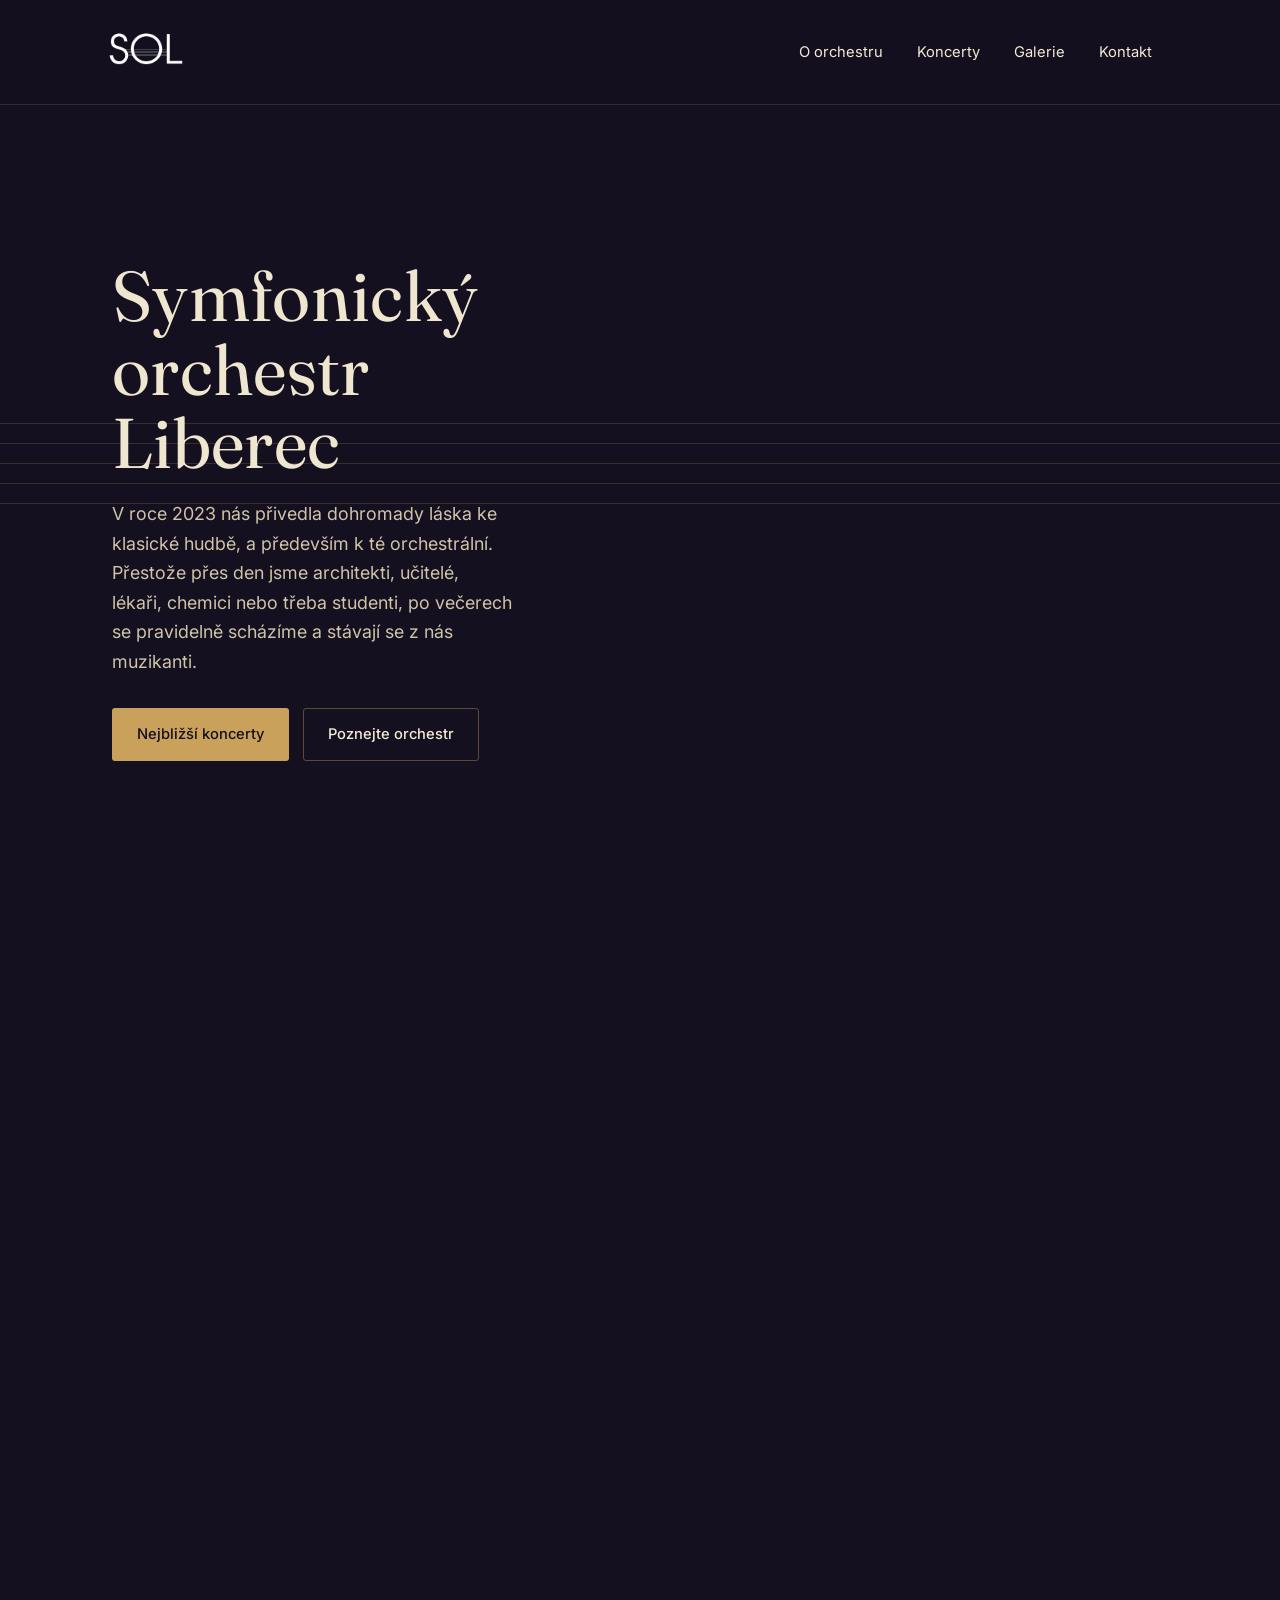
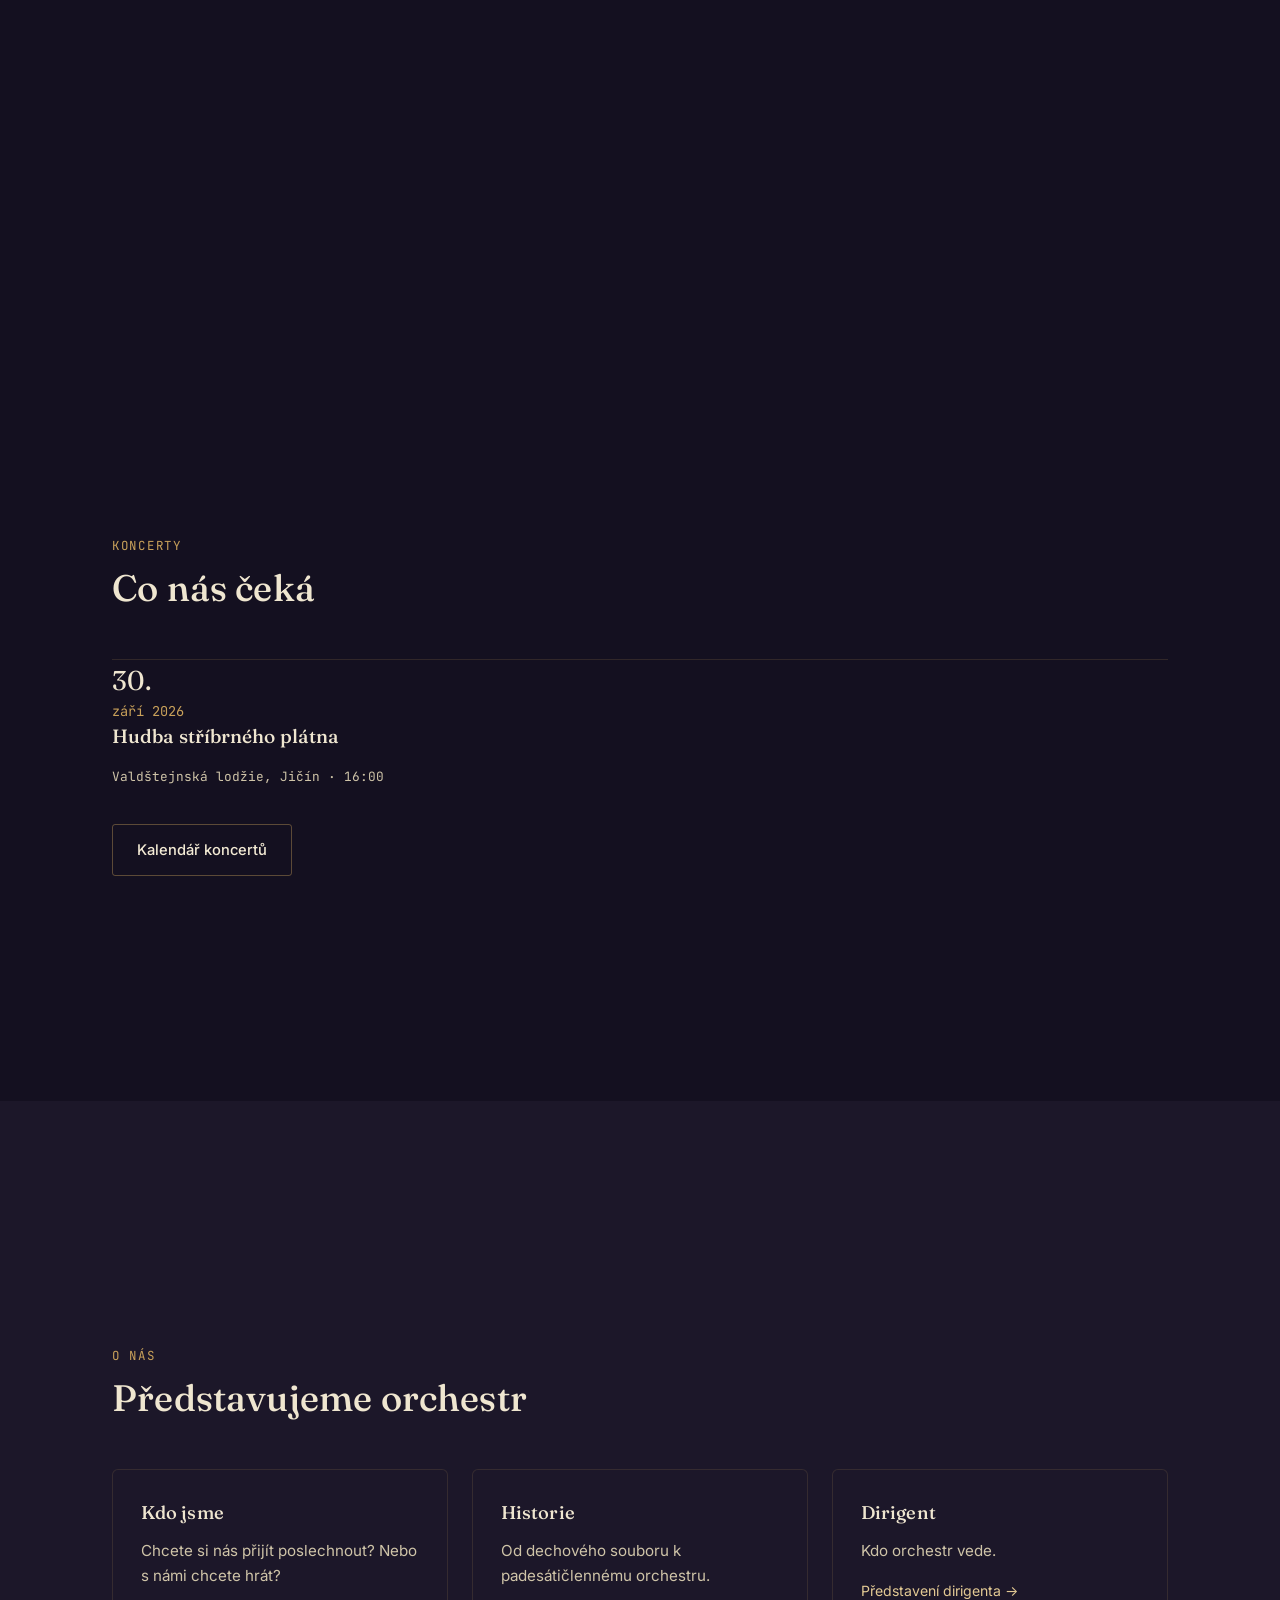
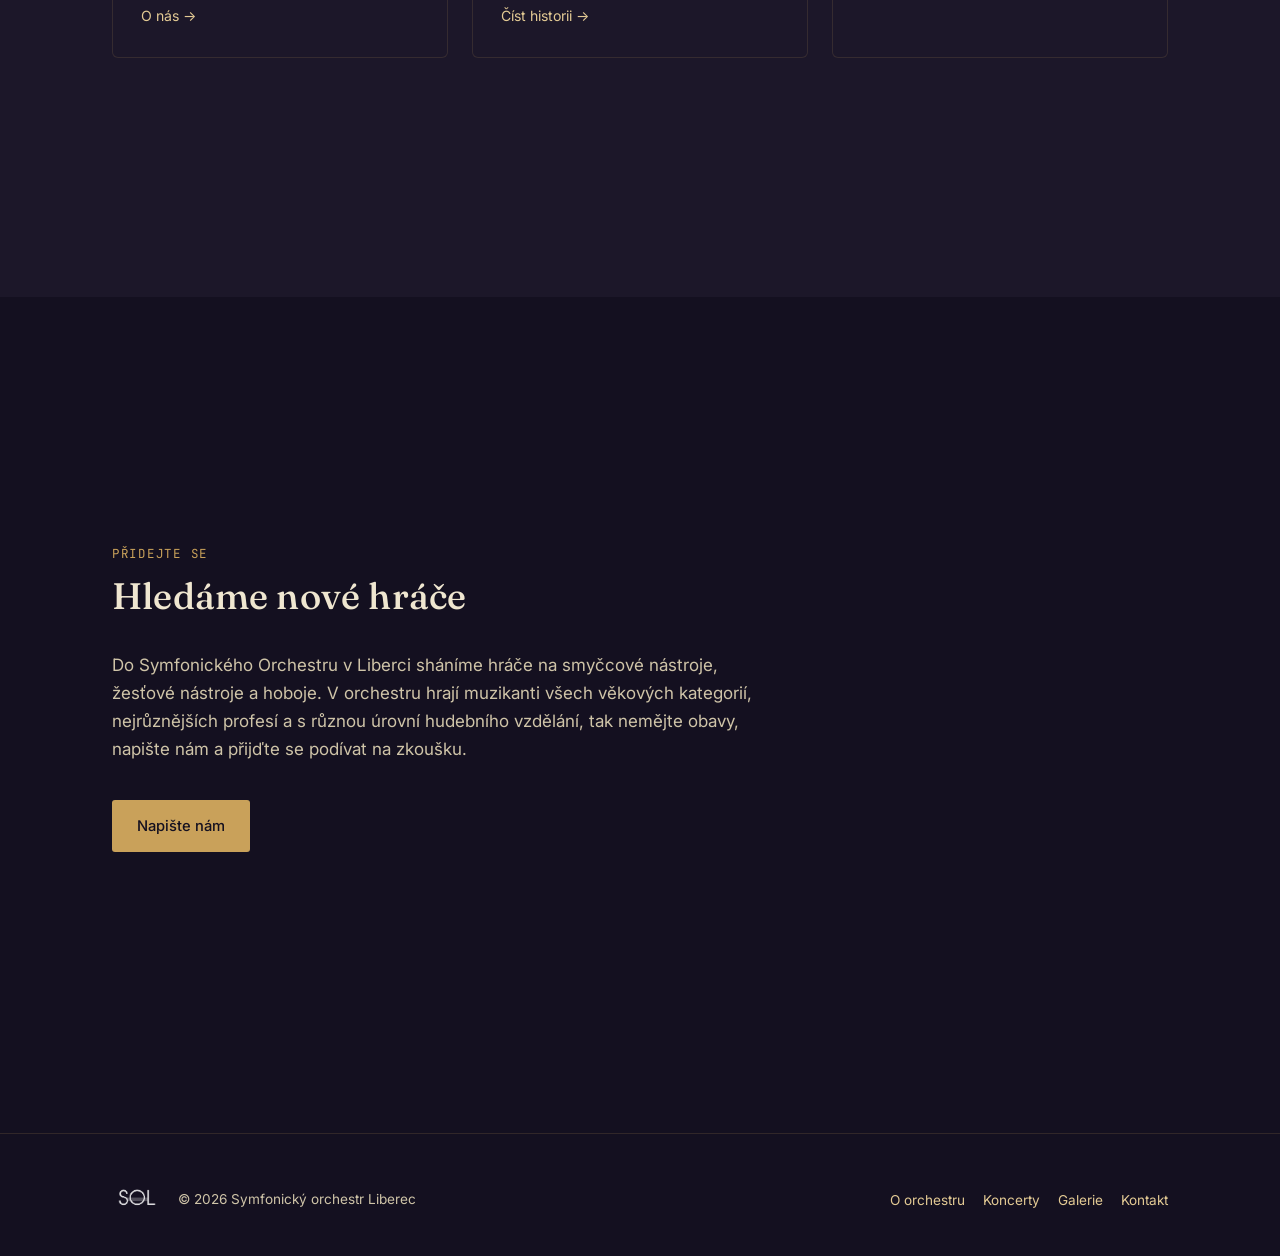
<file: index.html>
<!DOCTYPE html>
<html lang="cs">
<head>
<meta charset="UTF-8">
<meta name="viewport" content="width=device-width, initial-scale=1.0">
<title>Symfonický orchestr Liberec</title>
<link rel="stylesheet" href="style.css">
<script>document.documentElement.classList.add('js');</script>
</head>
<body>

<header class="site">
  <div class="nav-inner">
    <a href="index.html" class="brand"><img src="assets/sol-logo-white.png" alt="SOL — Symfonický orchestr Liberec" class="logo"></a>
    <nav class="primary">
      <ul>
        <li class="has-dropdown">
          <a href="o-nas.html" class="nav-link">O orchestru</a>
          <ul class="dropdown">
            <li><a href="o-nas.html">O nás</a></li>
            <li><a href="historie.html">Historie orchestru</a></li>
            <li><a href="repertoar.html">Repertoár</a></li>
            <li><a href="dirigent.html">Dirigent</a></li>
            <li><a href="clenove.html">Členové</a></li>
          </ul>
        </li>
        <li><a href="koncerty.html" class="nav-link">Koncerty</a></li>
        <li><a href="galerie.html" class="nav-link">Galerie</a></li>
        <li><a href="kontakt.html" class="nav-link">Kontakt</a></li>
      </ul>
    </nav>
    <button class="nav-toggle" aria-label="Otevřít menu" aria-expanded="false">☰</button>
  </div>
</header>

<div class="hero-pin">
<section class="hero">
  <div class="hero-staff" aria-hidden="true">
    <div class="hero-note tone-c" style="left:12.7%; top:52px; width:8px; height:8px;" data-speed="0.42"></div>
    <div class="hero-note" style="left:21.0%; top:45px; width:7px; height:7px;" data-speed="0.61"></div>
    <div class="hero-note tone-b" style="left:45.6%; top:22px; width:7px; height:7px;" data-speed="0.76"></div>
    <div class="hero-note tone-c" style="left:53.1%; top:50px; width:8px; height:8px;" data-speed="0.66"></div>
    <div class="hero-note tone-c" style="left:59.6%; top:26px; width:7px; height:7px;" data-speed="0.49"></div>
    <div class="hero-note tone-c" style="left:69.6%; top:56px; width:10px; height:10px;" data-speed="1.5"></div>
    <div class="hero-note tone-b" style="left:79.1%; top:71px; width:9px; height:9px;" data-speed="1.23"></div>
    <div class="hero-note" style="left:85.3%; top:44px; width:7px; height:7px;" data-speed="1.02"></div>
    <div class="hero-note tone-b" style="left:96.2%; top:11px; width:7px; height:7px;" data-speed="0.83"></div>
    <div class="hero-note" style="left:92.0%; top:81px; width:7px; height:7px;" data-speed="0.63"></div>
    <div class="hero-note tone-b" style="left:88.3%; top:77px; width:10px; height:10px;" data-speed="1.48"></div>
  </div>
  <div class="wrap">
    <div class="hero-grid">
      <div class="hero-content">
        <h1>Symfonický<br>orchestr Liberec</h1>
        <p class="lede">V roce 2023 nás přivedla dohromady láska ke klasické hudbě, a především k té orchestrální. Přestože přes den jsme architekti, učitelé, lékaři, chemici nebo třeba studenti, po večerech se pravidelně scházíme a stávají se z nás muzikanti.</p>
        <div class="hero-ctas">
          <a href="koncerty.html" class="btn btn-primary">Nejbližší koncerty</a>
          <a href="historie.html" class="btn btn-ghost">Poznejte orchestr</a>
        </div>
      </div>
      <div class="hero-photo">
        <div class="frame-shape carousel" id="heroCarousel">
          <div class="carousel-track">
            <div class="carousel-slide">
              <div class="slide-bg" style="background-image:url('assets/hero-photo.jpg');"></div>
              <img src="assets/hero-photo.jpg" alt="Symfonický orchestr Liberec">
            </div>
            <div class="carousel-slide">
              <div class="slide-bg" style="background-image:url('assets/hero-photo-2.jpg');"></div>
              <img src="assets/hero-photo-2.jpg" alt="Hudba stříbrného plátna — letní koncerty 2026">
            </div>
          </div>
          <button class="carousel-arrow prev" type="button" aria-label="Předchozí fotka">&#8249;</button>
          <button class="carousel-arrow next" type="button" aria-label="Další fotka">&#8250;</button>
          <div class="carousel-dots">
            <button class="carousel-dot" type="button" aria-label="Fotka 1" data-index="0"></button>
            <button class="carousel-dot" type="button" aria-label="Fotka 2" data-index="1"></button>
          </div>
        </div>
      </div>
    </div>
  </div>
</section>
</div>

<section class="tight vh-section">
  <div class="wrap">
    <div class="section-head">
      <span class="eyebrow">Koncerty</span>
      <h2>Co nás čeká</h2>
    </div>
    <div class="concert">
      <div class="date"><strong>30.</strong>září 2026</div>
      <div>
        <h3>Hudba stříbrného plátna</h3>
        <p class="venue">Valdštejnská lodžie, Jičín · 16:00</p>
      </div>
    </div>
    <a href="koncerty.html" class="btn btn-ghost" style="margin-top: 24px;">Kalendář koncertů</a>
  </div>
</section>

<section class="alt vh-section">
  <div class="wrap">
    <div class="section-head">
      <span class="eyebrow">O nás</span>
      <h2>Představujeme orchestr</h2>
    </div>
    <div class="grid-3">
      <div class="card">
        <h3>Kdo jsme</h3>
        <p>Chcete si nás přijít poslechnout? Nebo s námi chcete hrát?</p>
        <a href="o-nas.html" class="card-link">O nás →</a>
      </div>
      <div class="card">
        <h3>Historie</h3>
        <p>Od dechového souboru k padesátičlennému orchestru.</p>
        <a href="historie.html" class="card-link">Číst historii →</a>
      </div>
      <div class="card">
        <h3>Dirigent</h3>
        <p>Kdo orchestr vede.</p>
        <a href="dirigent.html" class="card-link">Představení dirigenta →</a>
      </div>
    </div>
  </div>
</section>

<section class="tight vh-section">
  <div class="wrap">
    <div class="section-head" style="margin-bottom: 24px;">
      <span class="eyebrow">Přidejte se</span>
      <h2>Hledáme nové hráče</h2>
    </div>
    <p style="max-width: 60ch;">Do Symfonického Orchestru v Liberci sháníme hráče na smyčcové nástroje, žesťové nástroje a hoboje. V orchestru hrají muzikanti všech věkových kategorií, nejrůznějších profesí a s různou úrovní hudebního vzdělání, tak nemějte obavy, napište nám a přijďte se podívat na zkoušku.</p>
    <a href="kontakt.html" class="btn btn-primary" style="margin-top: 20px;">Napište nám</a>
  </div>
</section>

<footer class="site">
  <div class="wrap footer-inner">
    <div style="display:flex; align-items:center; gap:16px;">
      <img src="assets/sol-logo-white.png" alt="SOL logo" class="footer-logo">
      <p>© 2026 Symfonický orchestr Liberec</p>
    </div>
    <ul class="footer-links">
      <li><a href="historie.html">O orchestru</a></li>
      <li><a href="koncerty.html">Koncerty</a></li>
      <li><a href="galerie.html">Galerie</a></li>
      <li><a href="kontakt.html">Kontakt</a></li>
    </ul>
  </div>
</footer>

<script src="script.js"></script>
</body>
</html>
</file>
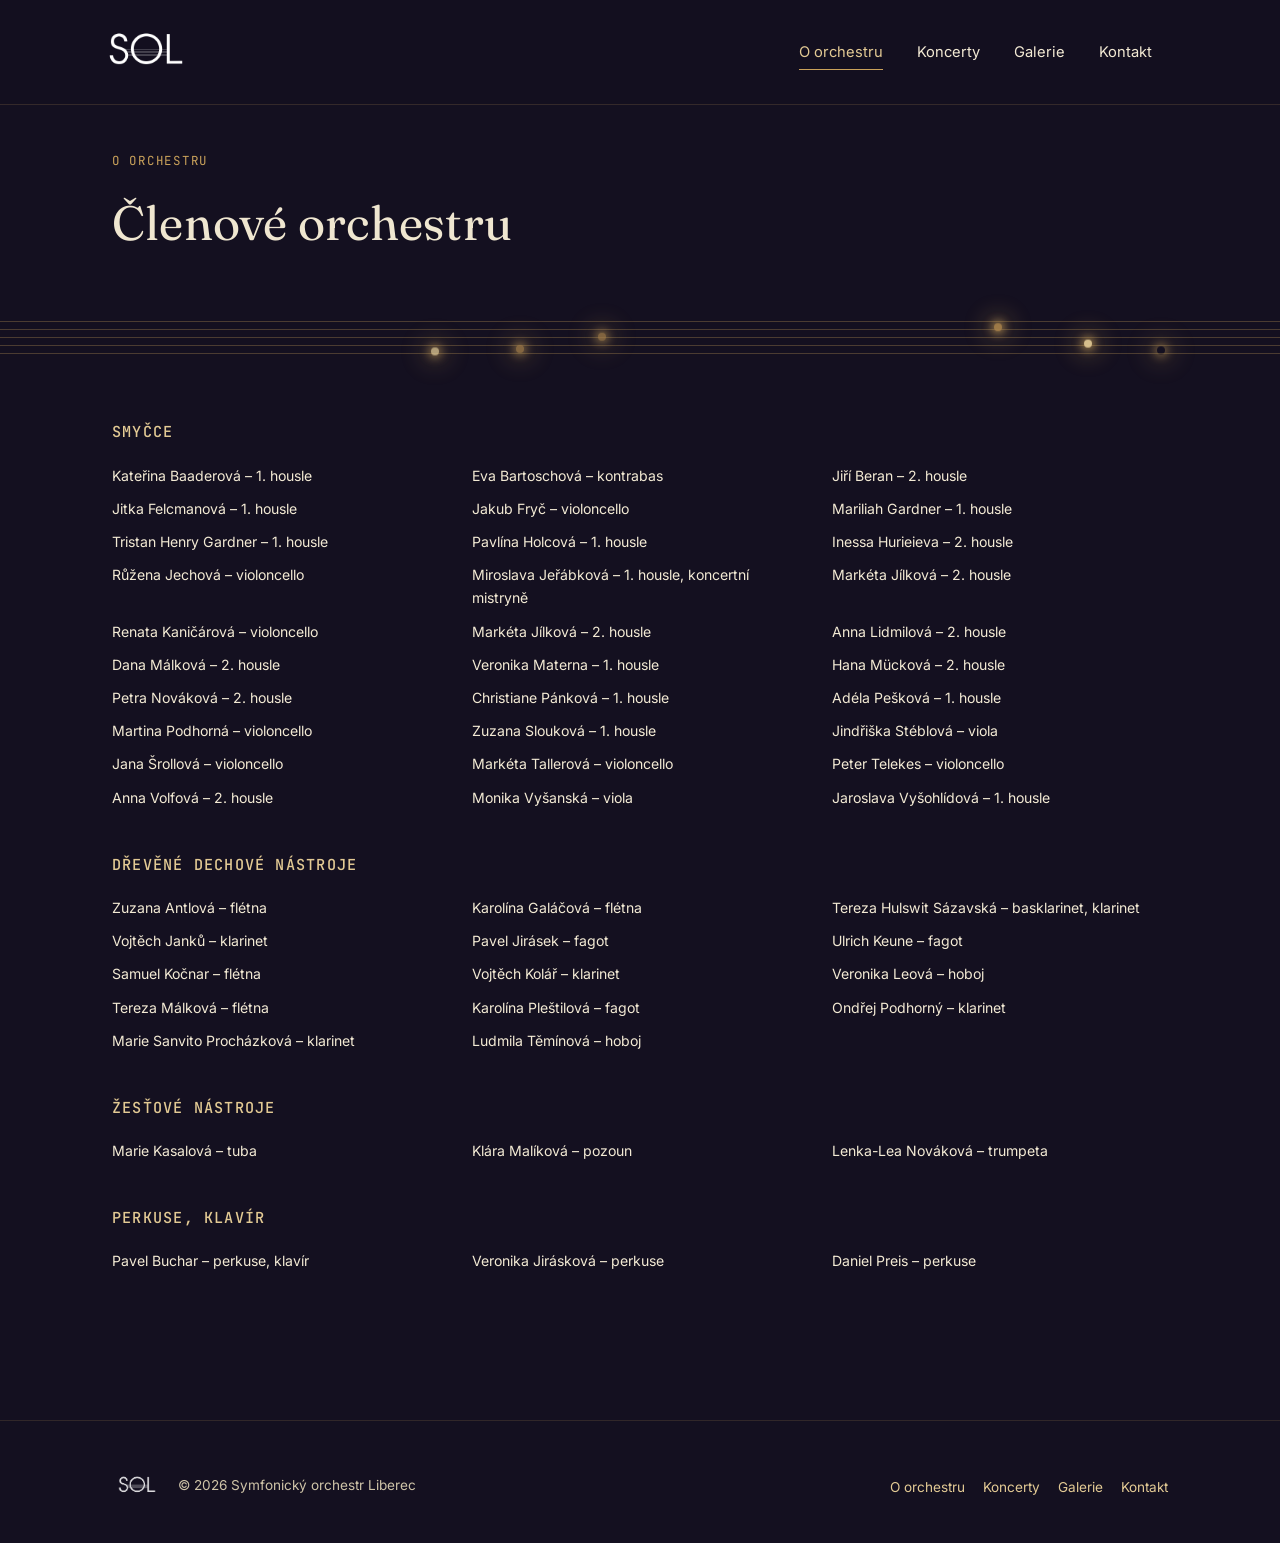
<file: clenove.html>
<!DOCTYPE html>
<html lang="cs">
<head>
<meta charset="UTF-8">
<meta name="viewport" content="width=device-width, initial-scale=1.0">
<title>Členové — Symfonický orchestr Liberec</title>
<link rel="stylesheet" href="style.css">
</head>
<body>

<header class="site">
  <div class="nav-inner">
    <a href="index.html" class="brand"><img src="assets/sol-logo-white.png" alt="SOL — Symfonický orchestr Liberec" class="logo" style="height:100px;width:auto;"></a>
    <nav class="primary">
      <ul>
        <li class="has-dropdown open">
          <a href="o-nas.html" class="nav-link current">O orchestru</a>
          <ul class="dropdown">
            <li><a href="o-nas.html">O nás</a></li>
            <li><a href="historie.html">Historie orchestru</a></li>
            <li><a href="repertoar.html">Repertoár</a></li>
            <li><a href="dirigent.html">Dirigent</a></li>
            <li><a href="clenove.html" class="current">Členové</a></li>
          </ul>
        </li>
        <li><a href="koncerty.html" class="nav-link">Koncerty</a></li>
        <li><a href="galerie.html" class="nav-link">Galerie</a></li>
        <li><a href="kontakt.html" class="nav-link">Kontakt</a></li>
      </ul>
    </nav>
    <button class="nav-toggle" aria-label="Otevřít menu" aria-expanded="false">☰</button>
  </div>
</header>

<section class="tight">
  <div class="wrap">
    <span class="eyebrow">O orchestru</span>
    <h1 style="font-size: clamp(2.1rem, 4vw, 3rem); margin-top: 10px;">Členové orchestru</h1>
  </div>
</section>

<div class="staff">
      <span class="note tone-c" style="--intensity:0.82; left:18.0%; top:4px;" data-speed="1.08"></span>
      <span class="note tone-c" style="--intensity:0.59; left:31.9%; top:5px;" data-speed="0.81"></span>
      <span class="note tone-b" style="--intensity:0.59; left:46.4%; top:9px;" data-speed="1.05"></span>
      <span class="note tone-b" style="--intensity:0.58; left:93.6%; top:12px;" data-speed="0.78"></span>
    </div>

<section>
  <div class="wrap">
       <div class="section-group">
      <h3>Smyčce</h3>
      <ul class="member-list">
        <li>Kateřina Baaderová – 1. housle</li>
        <li>Eva Bartoschová – kontrabas</li>
        <li>Jiří Beran – 2. housle</li>
        <li>Jitka Felcmanová – 1. housle</li>
        <li>Jakub Fryč – violoncello</li>
        <li>Mariliah Gardner – 1. housle</li>
        <li>Tristan Henry Gardner – 1. housle</li>
        <li>Pavlína Holcová – 1. housle</li>
        <li>Inessa Hurieieva – 2. housle</li>
        <li>Růžena Jechová – violoncello</li>
        <li>Miroslava Jeřábková – 1. housle, koncertní mistryně</li>
        <li>Markéta Jílková – 2. housle</li>
        <li>Renata Kaničárová – violoncello</li>
        <li>Markéta Jílková – 2. housle</li>
        <li>Anna Lidmilová – 2. housle</li>
        <li>Dana Málková – 2. housle</li>
        <li>Veronika Materna – 1. housle</li>
        <li>Hana Mücková – 2. housle</li>
        <li>Petra Nováková – 2. housle</li>
        <li>Christiane Pánková – 1. housle</li>
        <li>Adéla Pešková – 1. housle</li>
        <li>Martina Podhorná – violoncello</li>
        <li>Zuzana Slouková – 1. housle</li>
        <li>Jindřiška Stéblová – viola</li>
        <li>Jana Šrollová – violoncello</li>
        <li>Markéta Tallerová – violoncello</li>
        <li>Peter Telekes – violoncello</li>
        <li>Anna Volfová – 2. housle</li>
        <li>Monika Vyšanská – viola</li>
        <li>Jaroslava Vyšohlídová – 1. housle</li>
      </ul>
    </div>

    <div class="section-group">
      <h3>Dřevěné dechové nástroje</h3>
      <ul class="member-list">
        <li>Zuzana Antlová – flétna</li>
        <li>Karolína Galáčová – flétna</li>
        <li>Tereza Hulswit Sázavská – basklarinet, klarinet</li>
        <li>Vojtěch Janků – klarinet</li>
        <li>Pavel Jirásek – fagot</li>
        <li>Ulrich Keune – fagot</li>
        <li>Samuel Kočnar – flétna</li>
        <li>Vojtěch Kolář – klarinet</li>
        <li>Veronika Leová – hoboj</li>
        <li>Tereza Málková – flétna</li>
        <li>Karolína Pleštilová – fagot</li>
        <li>Ondřej Podhorný – klarinet</li>
        <li>Marie Sanvito Procházková – klarinet</li>
        <li>Ludmila Těmínová – hoboj</li>
      </ul>
    </div>

    <div class="section-group">
      <h3>Žesťové nástroje</h3>
      <ul class="member-list">
        <li>Marie Kasalová – tuba</li>
        <li>Klára Malíková – pozoun</li>
        <li>Lenka-Lea Nováková – trumpeta</li>
      </ul>
    </div>

    <div class="section-group">
      <h3>Perkuse, klavír</h3>
      <ul class="member-list">
        <li>Pavel Buchar – perkuse, klavír</li>
        <li>Veronika Jirásková – perkuse</li>
        <li>Daniel Preis – perkuse</li>
      </ul>
    </div>
  </div>
</section>

<footer class="site">
  <div class="wrap footer-inner">
    <div style="display:flex; align-items:center; gap:16px;">
      <img src="assets/sol-logo-white.png" alt="SOL logo" class="footer-logo" style="height:50px;width:auto;">
      <p>© 2026 Symfonický orchestr Liberec</p>
    </div>
    <ul class="footer-links">
      <li><a href="historie.html">O orchestru</a></li>
      <li><a href="koncerty.html">Koncerty</a></li>
      <li><a href="galerie.html">Galerie</a></li>
      <li><a href="kontakt.html">Kontakt</a></li>
    </ul>
  </div>
</footer>

<script src="script.js"></script>
</body>
</html>
</file>
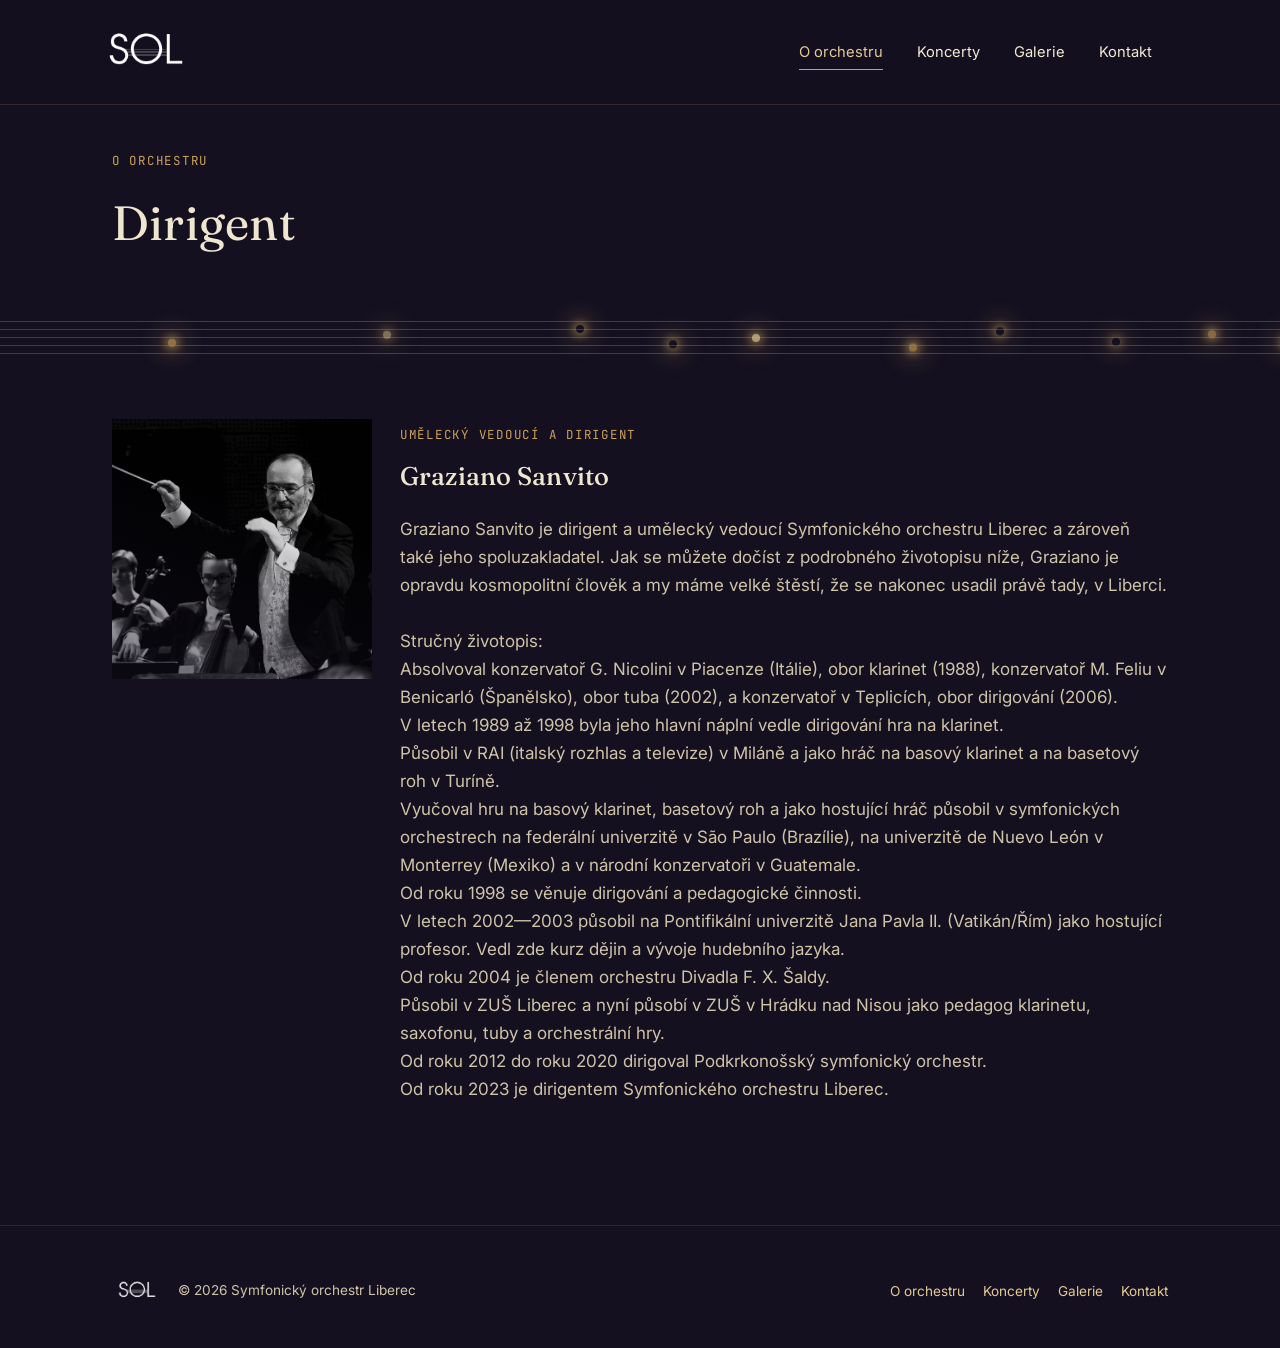
<file: dirigent.html>
<!DOCTYPE html>
<html lang="cs">
<head>
<meta charset="UTF-8">
<meta name="viewport" content="width=device-width, initial-scale=1.0">
<title>Dirigent — Symfonický orchestr Liberec</title>
<link rel="stylesheet" href="style.css">
</head>
<body>

<header class="site">
  <div class="nav-inner">
    <a href="index.html" class="brand"><img src="assets/sol-logo-white.png" alt="SOL — Symfonický orchestr Liberec" class="logo"></a>
    <nav class="primary">
      <ul>
        <li class="has-dropdown open">
          <a href="o-nas.html" class="nav-link current">O orchestru</a>
          <ul class="dropdown">
            <li><a href="o-nas.html">O nás</a></li>
            <li><a href="historie.html">Historie orchestru</a></li>
            <li><a href="repertoar.html">Repertoár</a></li>
            <li><a href="dirigent.html" class="current">Dirigent</a></li>
            <li><a href="clenove.html">Členové</a></li>
          </ul>
        </li>
        <li><a href="koncerty.html" class="nav-link">Koncerty</a></li>
        <li><a href="galerie.html" class="nav-link">Galerie</a></li>
        <li><a href="kontakt.html" class="nav-link">Kontakt</a></li>
      </ul>
    </nav>
    <button class="nav-toggle" aria-label="Otevřít menu" aria-expanded="false">☰</button>
  </div>
</header>

<section class="tight">
  <div class="wrap">
    <span class="eyebrow">O orchestru</span>
    <h1 style="font-size: clamp(2.1rem, 4vw, 3rem); margin-top: 10px;">Dirigent</h1>
  </div>
</section>

<div class="staff">
      <span class="note tone-a" style="--intensity:0.84; left:38.0%; top:13px;" data-speed="0.75"></span>
      <span class="note tone-b" style="--intensity:0.83; left:66.9%; top:2px;" data-speed="0.72"></span>
      <span class="note tone-b" style="--intensity:0.67; left:77.6%; top:5px;" data-speed="1.39"></span>
      <span class="note tone-b" style="--intensity:0.58; left:89.9%; top:21px;" data-speed="1.03"></span>
      <span class="note tone-a" style="--intensity:0.77; left:99.7%; top:22px;" data-speed="1.09"></span>
    </div>

<section>
  <div class="wrap">
    <div class="person-header">
      <div class="person-photo"><img src="assets/dirigent-foto.jpg" alt="Graziano Sanvito diriguje Symfonický orchestr Liberec" style="object-position: 78% 30%;"><div class="photo-tint"></div></div>
      <div style="flex: 1; min-width: 260px;">
        <span class="eyebrow">Umělecký vedoucí a dirigent</span>
        <h2 style="margin-top: 8px;">Graziano Sanvito</h2>
        <p>Graziano Sanvito je dirigent a umělecký vedoucí Symfonického orchestru Liberec a zároveň také jeho spoluzakladatel. Jak se můžete dočíst z podrobného životopisu níže, Graziano je opravdu kosmopolitní člověk a my máme velké štěstí, že se nakonec usadil právě tady, v Liberci.  
<br><br>
Stručný životopis:<br>
Absolvoval konzervatoř G. Nicolini v Piacenze (Itálie), obor klarinet (1988), konzervatoř M. Feliu v Benicarló (Španělsko), obor tuba (2002), a konzervatoř v Teplicích, obor dirigování (2006).<br>
V letech 1989 až 1998 byla jeho hlavní náplní vedle dirigování hra na klarinet.<br>
Působil v RAI (italský rozhlas a televize) v Miláně a jako hráč na basový klarinet a na basetový roh v Turíně. <br>
Vyučoval hru na basový klarinet, basetový roh a jako hostující hráč působil v symfonických orchestrech na federální univerzitě v São Paulo (Brazílie), na univerzitě de Nuevo León v Monterrey (Mexiko) a v národní konzervatoři v Guatemale.<br>
Od roku 1998 se věnuje dirigování a pedagogické činnosti.<br>
V letech 2002—2003 působil na Pontifikální univerzitě Jana Pavla II. (Vatikán/Řím) jako hostující profesor. Vedl zde kurz dějin a vývoje hudebního jazyka.<br>
Od roku 2004 je členem orchestru Divadla F. X. Šaldy.<br> Působil v ZUŠ Liberec a nyní působí v ZUŠ v Hrádku nad Nisou jako pedagog klarinetu, saxofonu, tuby a orchestrální hry.<br>
Od roku 2012 do roku 2020 dirigoval Podkrkonošský symfonický orchestr. <br>
Od roku 2023 je dirigentem Symfonického orchestru Liberec.<br>
</p>
      </div>
    </div>
  </div>
</section>

<footer class="site">
  <div class="wrap footer-inner">
    <div style="display:flex; align-items:center; gap:16px;">
      <img src="assets/sol-logo-white.png" alt="SOL logo" class="footer-logo">
      <p>© 2026 Symfonický orchestr Liberec</p>
    </div>
    <ul class="footer-links">
      <li><a href="historie.html">O orchestru</a></li>
      <li><a href="koncerty.html">Koncerty</a></li>
      <li><a href="galerie.html">Galerie</a></li>
      <li><a href="kontakt.html">Kontakt</a></li>
    </ul>
  </div>
</footer>

<script src="script.js"></script>
</body>
</html>
</file>
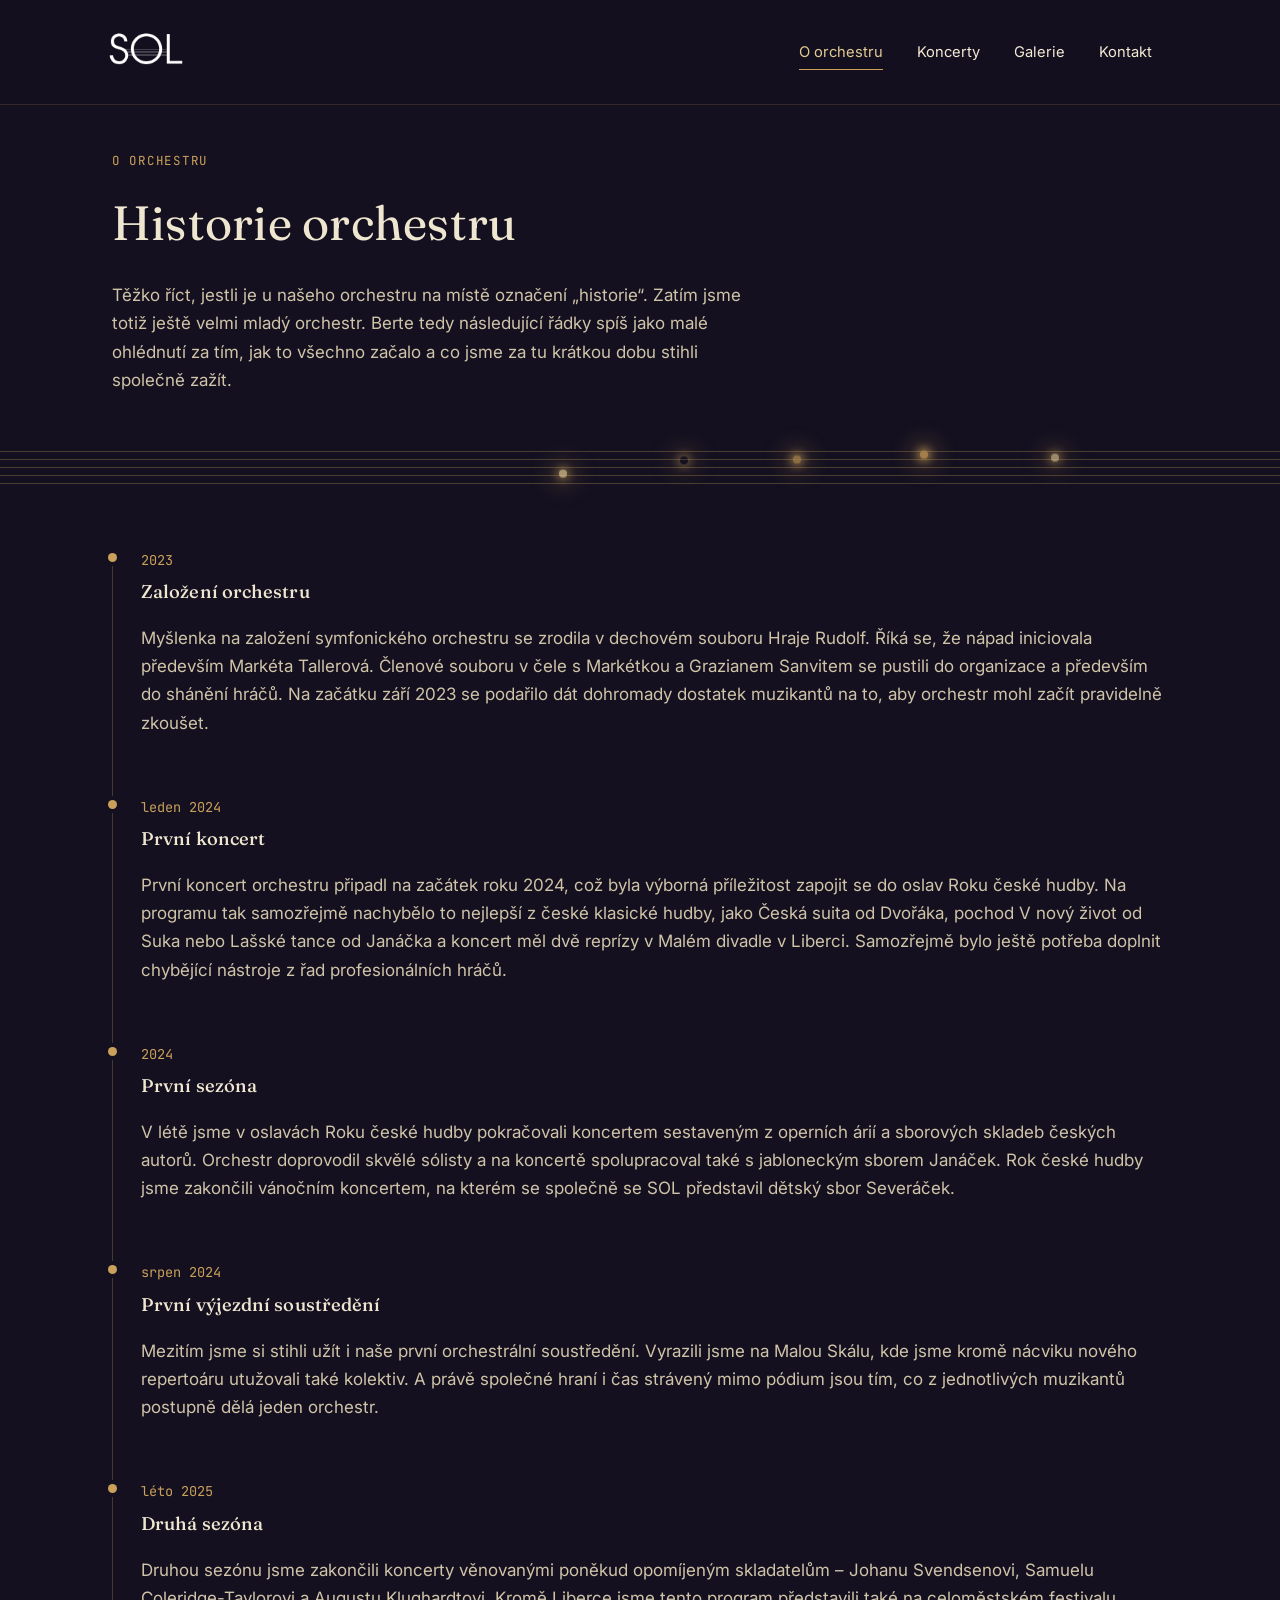
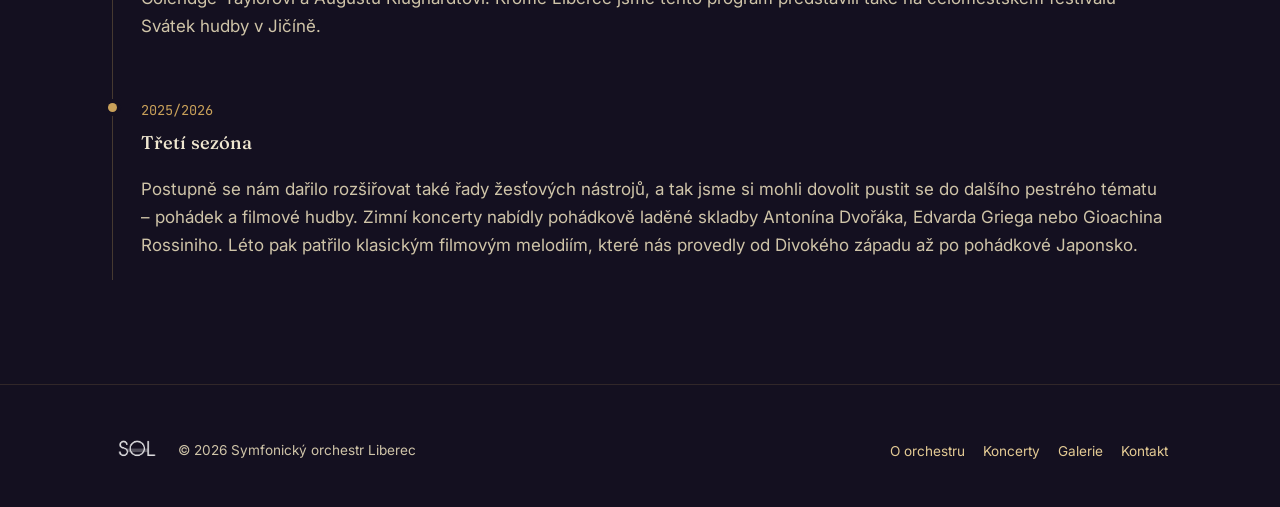
<file: historie.html>
<!DOCTYPE html>
<html lang="cs">
<head>
<meta charset="UTF-8">
<meta name="viewport" content="width=device-width, initial-scale=1.0">
<title>Historie orchestru — Symfonický orchestr Liberec</title>
<link rel="stylesheet" href="style.css">
</head>
<body>

<header class="site">
  <div class="nav-inner">
    <a href="index.html" class="brand"><img src="assets/sol-logo-white.png" alt="SOL — Symfonický orchestr Liberec" class="logo"></a>
    <nav class="primary">
      <ul>
        <li class="has-dropdown open">
          <a href="o-nas.html" class="nav-link current">O orchestru</a>
          <ul class="dropdown">
            <li><a href="o-nas.html">O nás</a></li>
            <li><a href="historie.html" class="current">Historie orchestru</a></li>
            <li><a href="repertoar.html">Repertoár</a></li>
            <li><a href="dirigent.html">Dirigent</a></li>
            <li><a href="clenove.html">Členové</a></li>
          </ul>
        </li>
        <li><a href="koncerty.html" class="nav-link">Koncerty</a></li>
        <li><a href="galerie.html" class="nav-link">Galerie</a></li>
        <li><a href="kontakt.html" class="nav-link">Kontakt</a></li>
      </ul>
    </nav>
    <button class="nav-toggle" aria-label="Otevřít menu" aria-expanded="false">☰</button>
  </div>
</header>

<section class="tight">
  <div class="wrap">
    <span class="eyebrow">O orchestru</span>
    <h1 style="font-size: clamp(2.1rem, 4vw, 3rem); margin-top: 10px;">Historie orchestru</h1>
    <p style="max-width: 60ch; margin-top: 16px;">Těžko říct, jestli je u našeho orchestru na místě označení „historie“. Zatím jsme totiž ještě velmi mladý orchestr. Berte tedy následující řádky spíš jako malé ohlédnutí za tím, jak to všechno začalo a co jsme za tu krátkou dobu stihli společně zažít.</p>
  </div>
</section>

<div class="staff">
      <span class="note tone-a" style="--intensity:0.89; left:7.3%; top:18px;" data-speed="0.71"></span>
      <span class="note tone-c" style="--intensity:0.79; left:32.8%; top:10px;" data-speed="1.26"></span>
      <span class="note tone-c" style="--intensity:0.84; left:73.6%; top:14px;" data-speed="1.23"></span>
      <span class="note tone-c" style="--intensity:0.51; left:85.4%; top:12px;" data-speed="0.72"></span>
      <span class="note tone-c" style="--intensity:0.79; left:100.3%; top:22px;" data-speed="0.76"></span>
    </div>

<section>
  <div class="wrap">
    <div class="timeline">
      <div class="tl-item">
        <span class="year">2023</span>
        <h3>Založení orchestru</h3>
        <p>Myšlenka na založení symfonického orchestru se zrodila v dechovém souboru Hraje Rudolf. Říká se, že nápad iniciovala především Markéta Tallerová. Členové souboru v čele s Markétkou a Grazianem Sanvitem se pustili do organizace a především do shánění hráčů. Na začátku září 2023 se podařilo dát dohromady dostatek muzikantů na to, aby orchestr mohl začít pravidelně zkoušet.</p>
      </div>
      <div class="tl-item">
        <span class="year">leden 2024</span>
        <h3>První koncert</h3>
        <p>První koncert orchestru připadl na začátek roku 2024, což byla výborná příležitost zapojit se do oslav Roku české hudby. Na programu tak samozřejmě nachybělo to nejlepší z české klasické hudby, jako Česká suita od Dvořáka, pochod V nový život od Suka nebo Lašské tance od Janáčka a koncert měl dvě reprízy v Malém divadle v Liberci. Samozřejmě bylo ještě potřeba doplnit chybějící nástroje z řad profesionálních hráčů.</p>
      </div>
      <div class="tl-item">
        <span class="year">2024</span>
        <h3>První sezóna</h3>
        <p>V létě jsme v oslavách Roku české hudby pokračovali koncertem sestaveným z operních árií a sborových skladeb českých autorů. Orchestr doprovodil skvělé sólisty a na koncertě spolupracoval také s jabloneckým sborem Janáček. Rok české hudby jsme zakončili vánočním koncertem, na kterém se společně se SOL představil dětský sbor Severáček.</p>
      </div>
      <div class="tl-item">
        <span class="year">srpen 2024</span>
        <h3>První výjezdní soustředění</h3>
        <p>Mezitím jsme si stihli užít i naše první orchestrální soustředění. Vyrazili jsme na Malou Skálu, kde jsme kromě nácviku nového repertoáru utužovali také kolektiv. A právě společné hraní i čas strávený mimo pódium jsou tím, co z jednotlivých muzikantů postupně dělá jeden orchestr.</p>
      </div>
      <div class="tl-item">
        <span class="year">léto 2025</span>
        <h3>Druhá sezóna</h3>
        <p>Druhou sezónu jsme zakončili koncerty věnovanými poněkud opomíjeným skladatelům – Johanu Svendsenovi, Samuelu Coleridge-Taylorovi a Augustu Klughardtovi. Kromě Liberce jsme tento program představili také na celoměstském festivalu Svátek hudby v Jičíně.</p>
      </div>
      <div class="tl-item">
        <span class="year">2025/2026</span>
        <h3>Třetí sezóna</h3>
        <p>Postupně se nám dařilo rozšiřovat také řady žesťových nástrojů, a tak jsme si mohli dovolit pustit se do dalšího pestrého tématu – pohádek a filmové hudby. Zimní koncerty nabídly pohádkově laděné skladby Antonína Dvořáka, Edvarda Griega nebo Gioachina Rossiniho. Léto pak patřilo klasickým filmovým melodiím, které nás provedly od Divokého západu až po pohádkové Japonsko.</p>
      </div>
    </div>
  </div>
</section>

<footer class="site">
  <div class="wrap footer-inner">
    <div style="display:flex; align-items:center; gap:16px;">
      <img src="assets/sol-logo-white.png" alt="SOL logo" class="footer-logo">
      <p>© 2026 Symfonický orchestr Liberec</p>
    </div>
    <ul class="footer-links">
      <li><a href="historie.html">O orchestru</a></li>
      <li><a href="koncerty.html">Koncerty</a></li>
      <li><a href="galerie.html">Galerie</a></li>
      <li><a href="kontakt.html">Kontakt</a></li>
    </ul>
  </div>
</footer>

<script src="script.js"></script>
</body>
</html>
</file>
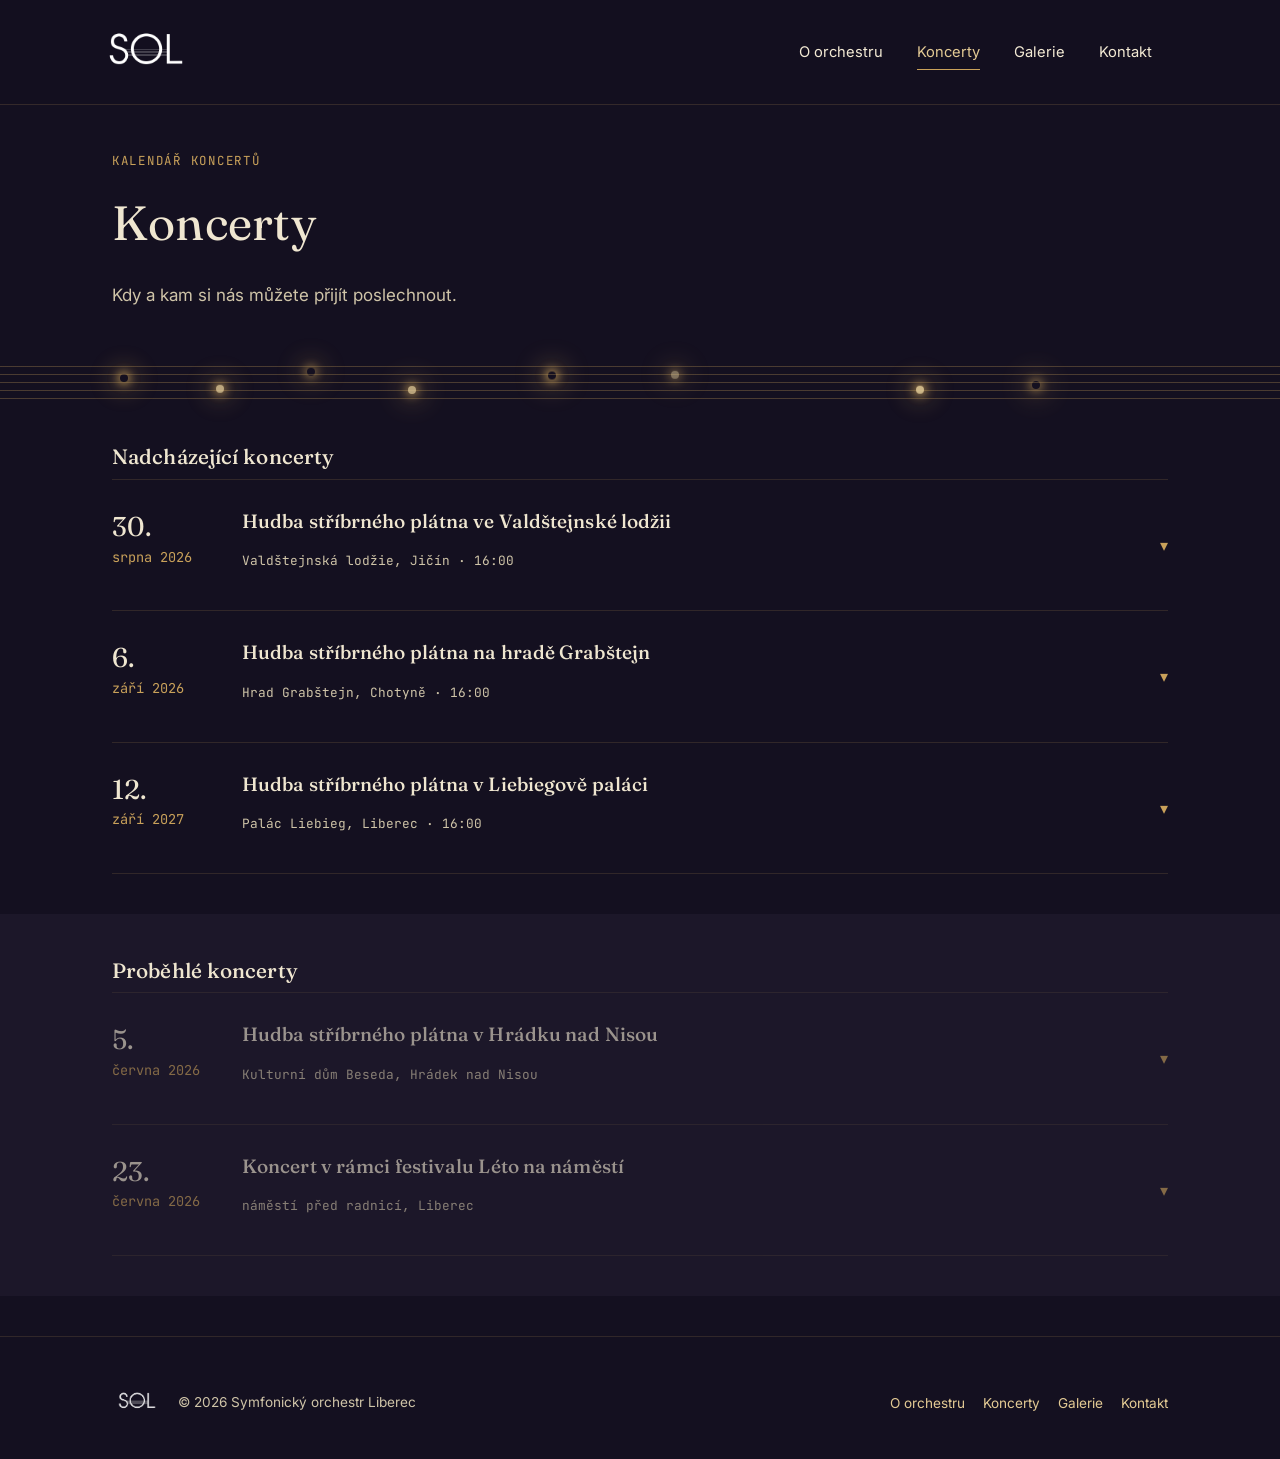
<file: koncerty.html>
<!DOCTYPE html>
<html lang="cs">
<head>
<meta charset="UTF-8">
<meta name="viewport" content="width=device-width, initial-scale=1.0">
<title>Koncerty — Symfonický orchestr Liberec</title>
<link rel="stylesheet" href="style.css">
</head>
<body>

<header class="site">
  <div class="nav-inner">
    <a href="index.html" class="brand"><img src="assets/sol-logo-white.png" alt="SOL — Symfonický orchestr Liberec" class="logo" style="height:100px;width:auto;"></a>
    <nav class="primary">
      <ul>
        <li class="has-dropdown">
          <a href="o-nas.html" class="nav-link">O orchestru</a>
          <ul class="dropdown">
            <li><a href="o-nas.html">O nás</a></li>
            <li><a href="historie.html">Historie orchestru</a></li>
            <li><a href="repertoar.html">Repertoár</a></li>
            <li><a href="dirigent.html">Dirigent</a></li>
            <li><a href="clenove.html">Členové</a></li>
          </ul>
        </li>
        <li><a href="koncerty.html" class="nav-link current">Koncerty</a></li>
        <li><a href="galerie.html" class="nav-link">Galerie</a></li>
        <li><a href="kontakt.html" class="nav-link">Kontakt</a></li>
      </ul>
    </nav>
    <button class="nav-toggle" aria-label="Otevřít menu" aria-expanded="false">☰</button>
  </div>
</header>

<section class="tight">
  <div class="wrap">
    <span class="eyebrow">Kalendář koncertů</span>
    <h1 style="font-size: clamp(2.1rem, 4vw, 3rem); margin-top: 10px;">Koncerty</h1>
    <p style="max-width: 60ch; margin-top: 16px;">Kdy a kam si nás můžete přijít poslechnout.</p>
  </div>
</section>

<div class="staff">
      <span class="note tone-b" style="--intensity:0.98; left:20.7%; top:23px;" data-speed="1.37"></span>
      <span class="note tone-b" style="--intensity:0.72; left:32.9%; top:13px;" data-speed="0.68"></span>
      <span class="note tone-a" style="--intensity:0.82; left:48.1%; top:16px;" data-speed="0.7"></span>
      <span class="note tone-b" style="--intensity:0.54; left:64.0%; top:7px;" data-speed="1.3"></span>
      <span class="note tone-c" style="--intensity:0.91; left:80.0%; top:18px;" data-speed="1.08"></span>
      <span class="note tone-b" style="--intensity:0.97; left:95.2%; top:20px;" data-speed="1.33"></span>
    </div>

<section class="tight">
  <div class="wrap">
    <h2 style="font-size: 1.3rem; margin-bottom: 4px;">Nadcházející koncerty</h2>

    <div class="concert">
      <button class="concert-toggle" type="button" aria-expanded="false">
        <div class="date"><strong>30.</strong> srpna 2026</div>
        <div>
          <h3>Hudba stříbrného plátna ve Valdštejnské lodžii</h3>
          <p class="venue">Valdštejnská lodžie, Jičín · 16:00</p>
        </div>
        <span class="concert-chevron" aria-hidden="true">▾</span>
      </button>
      <div class="concert-detail">
        <p>Vydejte se na poslední prázdninové dobrodružství... Odpoledne plné skladeb z filmových hitů jako Piráti z Karibiku, Pán Prstenů, Sedm statečných, Forrest Gump a dalších vám přinese liberecký symfonický orchestr pod vedením Graziana Sanvita.</p>
        <p>Vstupné dobrovolné.</p>
      </div>
    </div>

    <div class="concert">
      <button class="concert-toggle" type="button" aria-expanded="false">
        <div class="date"><strong>6.</strong>září 2026</div>
        <div>
          <h3>Hudba stříbrného plátna na hradě Grabštejn</h3>
          <p class="venue">Hrad Grabštejn, Chotyně · 16:00</p>
        </div>
        <span class="concert-chevron" aria-hidden="true">▾</span>
      </button>
      <div class="concert-detail">
        <p>Další repríza našeho filmového programu přinese odpoledne plné nejznámějších skladeb z filmových hitů jako Piráti z Karibiku, Pán Prstenů, Sedm statečných, Forrest Gump a další.</p>
        <p>Vstupenky na místě nebo online: https://www.hrad-grabstejn.cz/cs/akce/</p>
      </div>
    </div>

    <div class="concert">
      <button class="concert-toggle" type="button" aria-expanded="false">
        <div class="date"><strong>12.</strong>září 2027</div>
        <div>
          <h3>Hudba stříbrného plátna v Liebiegově paláci</h3>
          <p class="venue">Palác Liebieg, Liberec · 16:00</p>
        </div>
        <span class="concert-chevron" aria-hidden="true">▾</span>
      </button>
      <div class="concert-detail">
        <p>Další repríza našeho filmového programu přinese odpoledne plné nejznámějších skladeb z filmových hitů jako Piráti z Karibiku, Pán Prstenů, Sedm statečných, Forrest Gump a další.</p>
        <p>Vstupné zadarmo. V rámci dnů evropského dědictví.</p>
      </div>
    </div>
  </div>
</section>

<section class="alt tight">
  <div class="wrap">
    <h2 style="font-size: 1.3rem; margin-bottom: 4px;">Proběhlé koncerty</h2>

    <div class="concert past">
      <button class="concert-toggle" type="button" aria-expanded="false">
        <div class="date"><strong>5.</strong>června 2026</div>
        <div>
          <h3>Hudba stříbrného plátna v Hrádku nad Nisou</h3>
          <p class="venue">Kulturní dům Beseda, Hrádek nad Nisou</p>
        </div>
        <span class="concert-chevron" aria-hidden="true">▾</span>
      </button>
      <div class="concert-detail">
        <p></p>
      </div>
    </div>

    <div class="concert past">
      <button class="concert-toggle" type="button" aria-expanded="false">
        <div class="date"><strong>23.</strong>června 2026</div>
        <div>
          <h3>Koncert v rámci festivalu Léto na náměstí</h3>
          <p class="venue">náměstí před radnicí, Liberec</p>
        </div>
        <span class="concert-chevron" aria-hidden="true">▾</span>
      </button>
      <div class="concert-detail">
        <p></p>
      </div>
    </div>
  </div>
</section>

<footer class="site">
  <div class="wrap footer-inner">
    <div style="display:flex; align-items:center; gap:16px;">
      <img src="assets/sol-logo-white.png" alt="SOL logo" class="footer-logo" style="height:50px;width:auto;">
      <p>© 2026 Symfonický orchestr Liberec</p>
    </div>
    <ul class="footer-links">
      <li><a href="historie.html">O orchestru</a></li>
      <li><a href="koncerty.html">Koncerty</a></li>
      <li><a href="galerie.html">Galerie</a></li>
      <li><a href="kontakt.html">Kontakt</a></li>
    </ul>
  </div>
</footer>

<script src="script.js"></script>
</body>
</html>
</file>
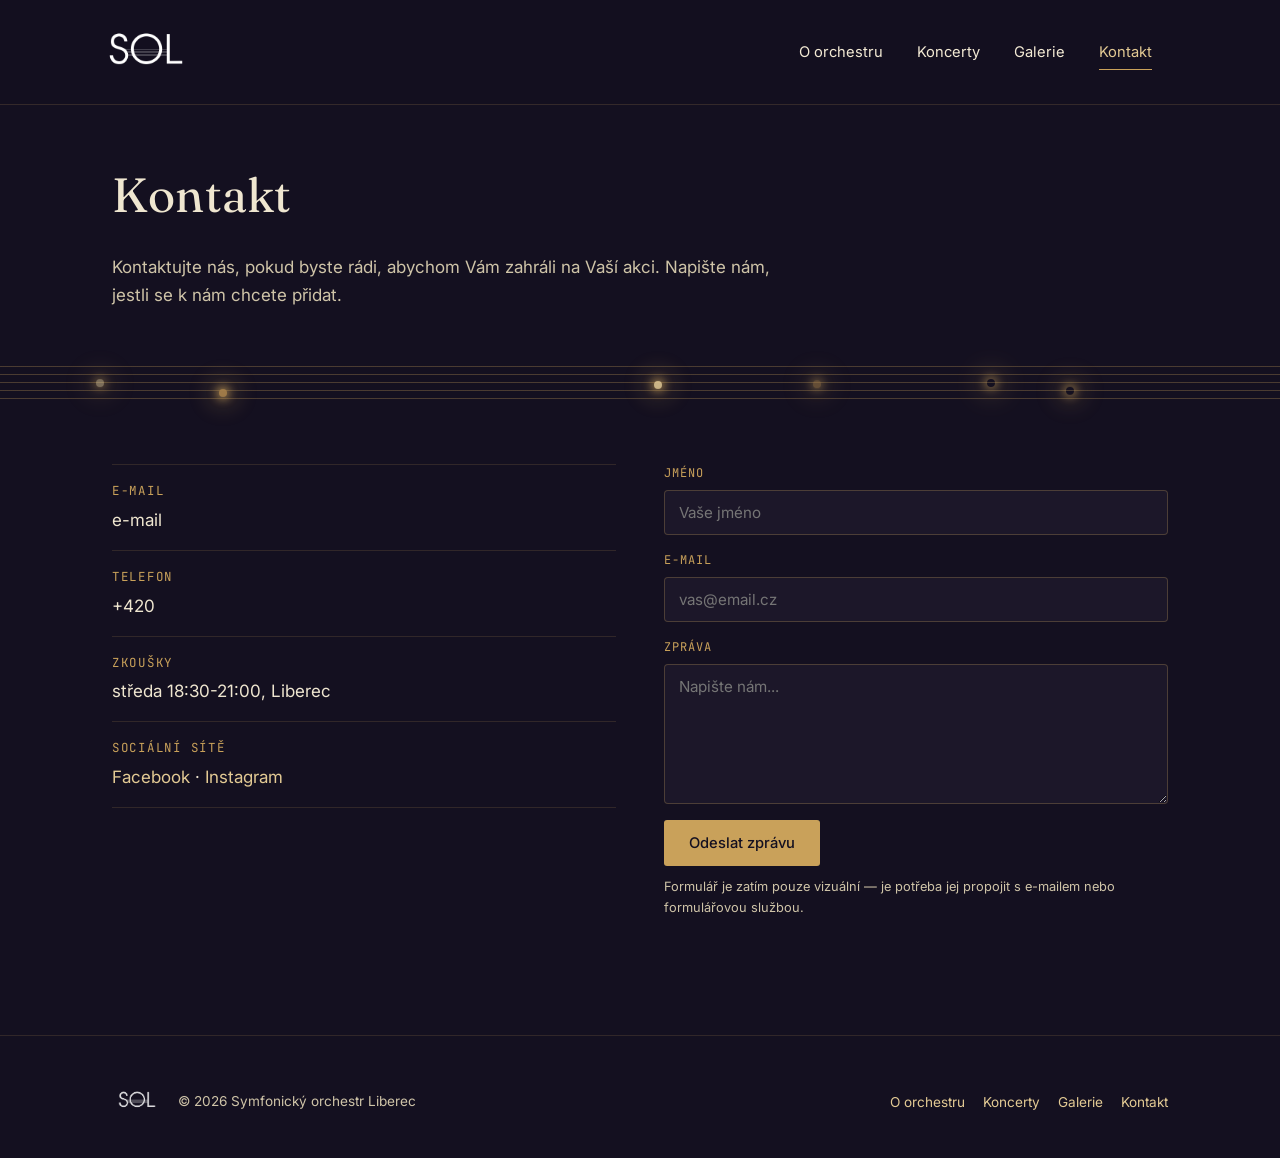
<file: kontakt.html>
<!DOCTYPE html>
<html lang="cs">
<head>
<meta charset="UTF-8">
<meta name="viewport" content="width=device-width, initial-scale=1.0">
<title>Kontakt — Symfonický orchestr Liberec</title>
<link rel="stylesheet" href="style.css">
</head>
<body>

<header class="site">
  <div class="nav-inner">
    <a href="index.html" class="brand"><img src="assets/sol-logo-white.png" alt="SOL — Symfonický orchestr Liberec" class="logo" style="height:100px;width:auto;"></a>
    <nav class="primary">
      <ul>
        <li class="has-dropdown">
          <a href="o-nas.html" class="nav-link">O orchestru</a>
          <ul class="dropdown">
            <li><a href="o-nas.html">O nás</a></li>
            <li><a href="historie.html">Historie orchestru</a></li>
            <li><a href="repertoar.html">Repertoár</a></li>
            <li><a href="dirigent.html">Dirigent</a></li>
            <li><a href="clenove.html">Členové</a></li>
          </ul>
        </li>
        <li><a href="koncerty.html" class="nav-link">Koncerty</a></li>
        <li><a href="galerie.html" class="nav-link">Galerie</a></li>
        <li><a href="kontakt.html" class="nav-link current">Kontakt</a></li>
      </ul>
    </nav>
    <button class="nav-toggle" aria-label="Otevřít menu" aria-expanded="false">☰</button>
  </div>
</header>

<section class="tight">
  <div class="wrap">
    <h1 style="font-size: clamp(2.1rem, 4vw, 3rem); margin-top: 10px;">Kontakt</h1>
    <p style="max-width: 60ch; margin-top: 16px;">Kontaktujte nás, pokud byste rádi, abychom Vám zahráli na Vaší akci. Napište nám, jestli se k nám chcete přidat.</p>
  </div>
</section>

<div class="staff">
      <span class="note tone-a" style="--intensity:0.63; left:23.3%; top:4px;" data-speed="0.75"></span>
      <span class="note tone-c" style="--intensity:0.8; left:32.6%; top:17px;" data-speed="0.87"></span>
      <span class="note tone-c" style="--intensity:0.7; left:92.9%; top:9px;" data-speed="0.81"></span>
      <span class="note tone-b" style="--intensity:0.62; left:101.6%; top:17px;" data-speed="1.39"></span>
    </div>

<section>
  <div class="wrap contact-grid">
    <div>

      <div class="info-row">
        <span class="eyebrow">E-mail</span>
        <p>e-mail</p>
      </div>
      <div class="info-row">
        <span class="eyebrow">Telefon</span>
        <p>+420 </p>
      </div>
      <div class="info-row">
        <span class="eyebrow">Zkoušky</span>
        <p>středa 18:30-21:00, Liberec</p>
      </div>
      <div class="info-row">
        <span class="eyebrow">Sociální sítě</span>
        <p><a href="#">Facebook</a> · <a href="#">Instagram</a></p>
      </div>
    </div>

    <form class="contact">
      <div class="field">
        <label for="name">Jméno</label>
        <input type="text" id="name" name="name" placeholder="Vaše jméno">
      </div>
      <div class="field">
        <label for="email">E-mail</label>
        <input type="email" id="email" name="email" placeholder="vas@email.cz">
      </div>
      <div class="field">
        <label for="message">Zpráva</label>
        <textarea id="message" name="message" rows="6" placeholder="Napište nám..."></textarea>
      </div>
      <button type="submit" class="btn btn-primary" style="align-self: flex-start;">Odeslat zprávu</button>
      <p style="font-size: 0.8rem; margin-top: -6px;">Formulář je zatím pouze vizuální — je potřeba jej propojit s e-mailem nebo formulářovou službou.</p>
    </form>
  </div>
</section>

<footer class="site">
  <div class="wrap footer-inner">
    <div style="display:flex; align-items:center; gap:16px;">
      <img src="assets/sol-logo-white.png" alt="SOL logo" class="footer-logo" style="height:50px;width:auto;">
      <p>© 2026 Symfonický orchestr Liberec</p>
    </div>
    <ul class="footer-links">
      <li><a href="historie.html">O orchestru</a></li>
      <li><a href="koncerty.html">Koncerty</a></li>
      <li><a href="galerie.html">Galerie</a></li>
      <li><a href="kontakt.html">Kontakt</a></li>
    </ul>
  </div>
</footer>

<script src="script.js"></script>
</body>
</html>
</file>
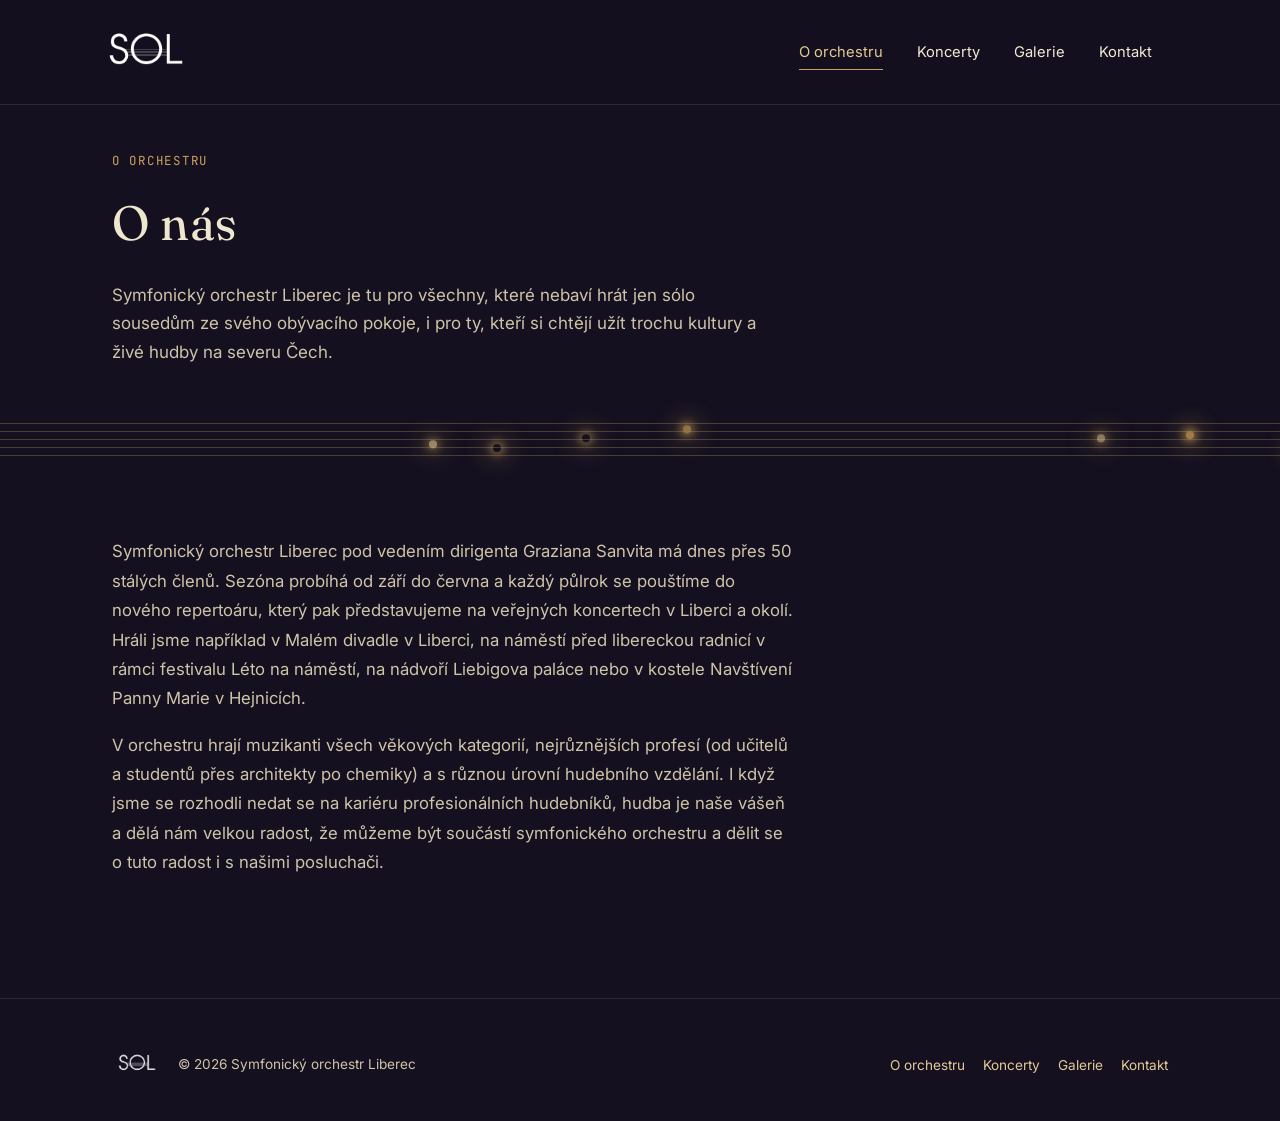
<file: o-nas.html>
<!DOCTYPE html>
<html lang="cs">
<head>
<meta charset="UTF-8">
<meta name="viewport" content="width=device-width, initial-scale=1.0">
<title>O nás — Symfonický orchestr Liberec</title>
<link rel="stylesheet" href="style.css">
</head>
<body>

<header class="site">
  <div class="nav-inner">
    <a href="index.html" class="brand"><img src="assets/sol-logo-white.png" alt="SOL — Symfonický orchestr Liberec" class="logo" style="height:100px;width:auto;"></a>
    <nav class="primary">
      <ul>
        <li class="has-dropdown open">
          <a href="o-nas.html" class="nav-link current">O orchestru</a>
          <ul class="dropdown">
            <li><a href="o-nas.html" class="current">O nás</a></li>
            <li><a href="historie.html">Historie orchestru</a></li>
            <li><a href="repertoar.html">Repertoár</a></li>
            <li><a href="dirigent.html">Dirigent</a></li>
            <li><a href="clenove.html">Členové</a></li>
          </ul>
        </li>
        <li><a href="koncerty.html" class="nav-link">Koncerty</a></li>
        <li><a href="galerie.html" class="nav-link">Galerie</a></li>
        <li><a href="kontakt.html" class="nav-link">Kontakt</a></li>
      </ul>
    </nav>
    <button class="nav-toggle" aria-label="Otevřít menu" aria-expanded="false">☰</button>
  </div>
</header>

<section class="tight">
  <div class="wrap">
    <span class="eyebrow">O orchestru</span>
    <h1 style="font-size: clamp(2.1rem, 4vw, 3rem); margin-top: 10px;">O nás</h1>
    <p style="max-width: 60ch; margin-top: 16px;">Symfonický orchestr Liberec je tu pro všechny, které nebaví hrát jen sólo sousedům ze svého obývacího pokoje, i pro ty, kteří si chtějí užít trochu kultury a živé hudby na severu Čech.</p>
  </div>
</section>

<div class="staff">
      <span class="note tone-a" style="--intensity:0.7; left:18.4%; top:16px;" data-speed="0.6"></span>
      <span class="note tone-c" style="--intensity:0.85; left:41.2%; top:8px;" data-speed="0.9"></span>
      <span class="note tone-b" style="--intensity:0.6; left:59.7%; top:20px;" data-speed="0.75"></span>
      <span class="note tone-a" style="--intensity:0.9; left:78.3%; top:12px;" data-speed="1.1"></span>
    </div>

<section>
  <div class="wrap">

        <p style="max-width: 62ch; font-size: 1.05rem; line-height: 1.75;">Symfonický orchestr Liberec pod vedením dirigenta Graziana Sanvita má dnes přes 50 stálých členů. Sezóna probíhá od září do června a každý půlrok se pouštíme do nového repertoáru, který pak představujeme na veřejných koncertech v Liberci a okolí. Hráli jsme například v Malém divadle v Liberci, na náměstí před libereckou radnicí v rámci festivalu Léto na náměstí, na nádvoří Liebigova paláce nebo v kostele Navštívení Panny Marie v Hejnicích.</p>
    <p style="max-width: 62ch; font-size: 1.05rem; line-height: 1.75;">V orchestru hrají muzikanti všech věkových kategorií, nejrůznějších profesí (od učitelů a studentů přes architekty po chemiky) a s různou úrovní hudebního vzdělání. I když jsme se rozhodli nedat se na kariéru profesionálních hudebníků, hudba je naše vášeň a dělá nám velkou radost, že můžeme být součástí symfonického orchestru a dělit se o tuto radost i s našimi posluchači.</p>
  </div>
</section>

<footer class="site">
  <div class="wrap footer-inner">
    <div style="display:flex; align-items:center; gap:16px;">
      <img src="assets/sol-logo-white.png" alt="SOL logo" class="footer-logo" style="height:50px;width:auto;">
      <p>© 2026 Symfonický orchestr Liberec</p>
    </div>
    <ul class="footer-links">
      <li><a href="o-nas.html">O orchestru</a></li>
      <li><a href="koncerty.html">Koncerty</a></li>
      <li><a href="galerie.html">Galerie</a></li>
      <li><a href="kontakt.html">Kontakt</a></li>
    </ul>
  </div>
</footer>

<script src="script.js"></script>
</body>
</html>
</file>
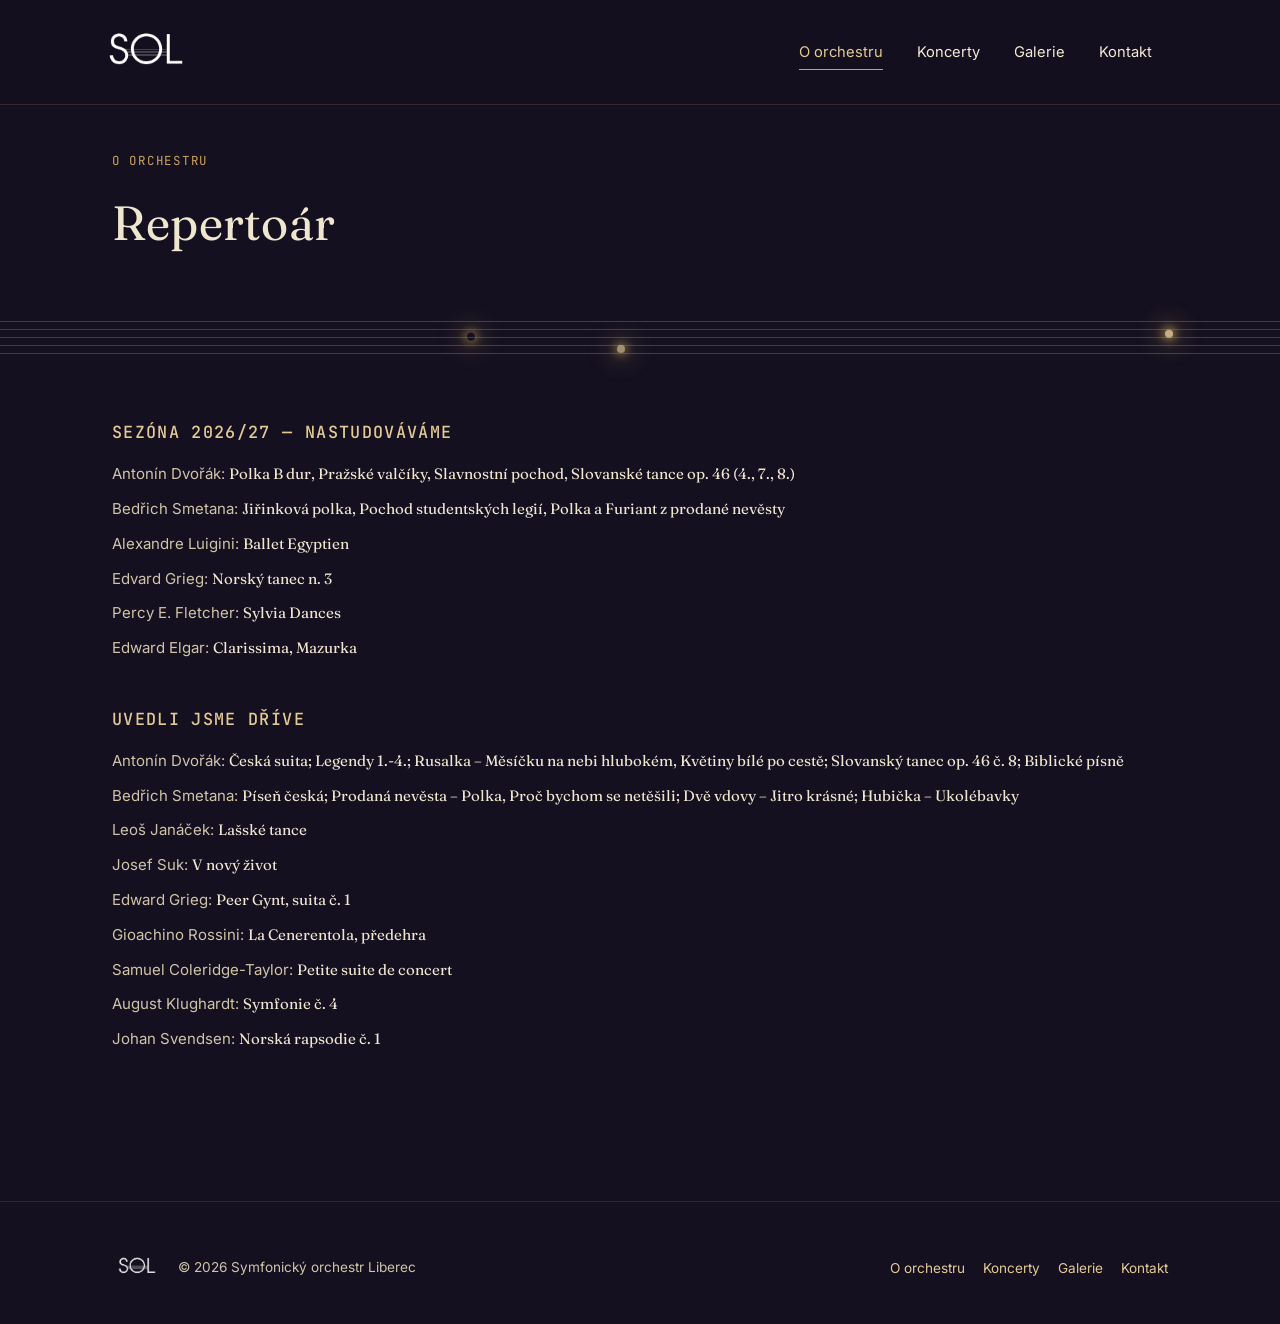
<file: repertoar.html>
<!DOCTYPE html>
<html lang="cs">
<head>
<meta charset="UTF-8">
<meta name="viewport" content="width=device-width, initial-scale=1.0">
<title>Repertoár — Symfonický orchestr Liberec</title>
<link rel="stylesheet" href="style.css">
</head>
<body>

<header class="site">
  <div class="nav-inner">
    <a href="index.html" class="brand"><img src="assets/sol-logo-white.png" alt="SOL — Symfonický orchestr Liberec" class="logo" style="height:100px;width:auto;"></a>
    <nav class="primary">
      <ul>
        <li class="has-dropdown open">
          <a href="o-nas.html" class="nav-link current">O orchestru</a>
          <ul class="dropdown">
            <li><a href="o-nas.html">O nás</a></li>
            <li><a href="historie.html">Historie orchestru</a></li>
            <li><a href="repertoar.html" class="current">Repertoár</a></li>
            <li><a href="dirigent.html">Dirigent</a></li>
            <li><a href="clenove.html">Členové</a></li>
          </ul>
        </li>
        <li><a href="koncerty.html" class="nav-link">Koncerty</a></li>
        <li><a href="galerie.html" class="nav-link">Galerie</a></li>
        <li><a href="kontakt.html" class="nav-link">Kontakt</a></li>
      </ul>
    </nav>
    <button class="nav-toggle" aria-label="Otevřít menu" aria-expanded="false">☰</button>
  </div>
</header>

<section class="tight">
  <div class="wrap">
    <span class="eyebrow">O orchestru</span>
    <h1 style="font-size: clamp(2.1rem, 4vw, 3rem); margin-top: 10px;">Repertoár</h1>
  </div>
</section>

<div class="staff">
      <span class="note tone-a" style="--intensity:0.56; left:19.6%; top:2px;" data-speed="0.55"></span>
      <span class="note tone-c" style="--intensity:0.58; left:35.4%; top:1px;" data-speed="1.19"></span>
      <span class="note tone-c" style="--intensity:0.78; left:43.7%; top:0px;" data-speed="0.57"></span>
      <span class="note tone-c" style="--intensity:0.76; left:59.1%; top:7px;" data-speed="1.2"></span>
      <span class="note tone-c" style="--intensity:0.93; left:83.9%; top:4px;" data-speed="0.96"></span>
    </div>

<section>
  <div class="wrap">

    <div class="programme-group">
      <h3>Sezóna 2026/27 — nastudováváme</h3>
      <div class="piece">
        <div class="title-line"><span class="composer">Antonín Dvořák: </span><span class="work">Polka B dur, Pražské valčíky, Slavnostní pochod, Slovanské tance op. 46 (4., 7., 8.)</span></div>
      </div>
      <div class="piece">
        <div class="title-line"><span class="composer">Bedřich Smetana: </span><span class="work">Jiřinková polka, Pochod studentských legií, Polka a Furiant z prodané nevěsty </span></div>
      </div>
      <div class="piece">
        <div class="title-line"><span class="composer">Alexandre Luigini: </span><span class="work">Ballet Egyptien</span></div>
      </div>
      <div class="piece">
        <div class="title-line"><span class="composer">Edvard Grieg: </span><span class="work">Norský tanec n. 3</span></div>
      </div>
      <div class="piece">
        <div class="title-line"><span class="composer">Percy E. Fletcher: </span><span class="work">Sylvia Dances</span></div>
      </div>
      <div class="piece">
        <div class="title-line"><span class="composer">Edward Elgar: </span><span class="work">Clarissima, Mazurka</span> </div>
      </div>
    </div>

    <div class="programme-group">
      <h3>Uvedli jsme dříve</h3>
      <div class="piece">
        <div class="title-line"><span class="composer">Antonín Dvořák: </span><span class="work">Česká suita; Legendy 1.-4.; Rusalka – Měsíčku na nebi hlubokém, Květiny bílé po cestě; Slovanský tanec op. 46 č. 8; Biblické písně</span> </div>
      </div>
      <div class="piece">
        <div class="title-line"><span class="composer">Bedřich Smetana: </span><span class="work">Píseň česká; Prodaná nevěsta – Polka, Proč bychom se netěšili; Dvě vdovy – Jitro krásné; Hubička – Ukolébavky</span> </div>
      </div>
      <div class="piece">
        <div class="title-line"><span class="composer">Leoš Janáček: </span><span class="work">Lašské tance</span> </div>
      </div>
      <div class="piece">
        <div class="title-line"><span class="composer">Josef Suk: </span><span class="work">V nový život</span> </div>
      </div>
      <div class="piece">
        <div class="title-line"><span class="composer">Edward Grieg: </span><span class="work">Peer Gynt, suita č. 1</span> </div>
      </div>
      <div class="piece">
        <div class="title-line"><span class="composer">Gioachino Rossini: </span><span class="work">La Cenerentola, předehra</span> </div>
      </div>
      <div class="piece">
        <div class="title-line"><span class="composer">Samuel Coleridge-Taylor: </span><span class="work">Petite suite de concert</span> </div>
      </div>
      <div class="piece">
        <div class="title-line"><span class="composer">August Klughardt: </span><span class="work">Symfonie č. 4</span> </div>
      </div>
      <div class="piece">
        <div class="title-line"><span class="composer">Johan Svendsen: </span><span class="work">Norská rapsodie č. 1</span> </div>
      </div>
    </div>
  </div>
</section>

<footer class="site">
  <div class="wrap footer-inner">
    <div style="display:flex; align-items:center; gap:16px;">
      <img src="assets/sol-logo-white.png" alt="SOL logo" class="footer-logo" style="height:50px;width:auto;">
      <p>© 2026 Symfonický orchestr Liberec</p>
    </div>
    <ul class="footer-links">
      <li><a href="historie.html">O orchestru</a></li>
      <li><a href="koncerty.html">Koncerty</a></li>
      <li><a href="galerie.html">Galerie</a></li>
      <li><a href="kontakt.html">Kontakt</a></li>
    </ul>
  </div>
</footer>

<script src="script.js"></script>
</body>
</html>
</file>
<file: style.css>
/* ==========================================================================
   Symfonický orchestr Liberec — design system
   ========================================================================== */

@import url('https://fonts.googleapis.com/css2?family=Fraunces:opsz,wght,ital@9..144,300..700,0,1&family=Inter:wght@400;500;600&family=JetBrains+Mono:wght@400;500&display=swap');

:root {
  --ink: #141020;
  --ink-2: #1c1729;
  --ink-3: #241e34;
  --velvet: #7a2230;
  --velvet-light: #9c3a48;
  --brass: #c9a15a;
  --brass-light: #e3ca94;
  --parchment: #f3ead4;
  --parchment-dim: #cfc4a8;
  --ivory: #efe6d0;

  --display: 'Fraunces', 'Iowan Old Style', Georgia, serif;
  --body: 'Inter', -apple-system, sans-serif;
  --mono: 'JetBrains Mono', 'SFMono-Regular', monospace;

  --max: 1120px;
}

* { box-sizing: border-box; }

img { max-width: 100%; height: auto; display: block; }

html { scroll-behavior: smooth; }

body {
  margin: 0;
  background: var(--ink);
  color: var(--parchment);
  font-family: var(--body);
  font-size: 17px;
  line-height: 1.65;
  -webkit-font-smoothing: antialiased;
}

h1, h2, h3, h4 {
  font-family: var(--display);
  font-weight: 500;
  letter-spacing: 0.005em;
  color: var(--ivory);
  margin: 0 0 0.4em;
}

h1 { font-weight: 400; }

a { color: var(--brass-light); text-decoration: none; }
a:hover { text-decoration: underline; }
a:focus-visible, button:focus-visible, input:focus-visible, textarea:focus-visible {
  outline: 2px solid var(--brass);
  outline-offset: 3px;
}

p { color: var(--parchment-dim); }

.eyebrow {
  font-family: var(--mono);
  font-size: 0.78rem;
  letter-spacing: 0.14em;
  text-transform: uppercase;
  color: var(--brass);
}

.wrap {
  max-width: var(--max);
  margin: 0 auto;
  padding: 0 32px;
}

@media (max-width: 640px) {
  .wrap { padding: 0 20px; }
}

/* ---------- staff-line signature motif ---------- */
/* A five-line musical staff, used as a section divider — full width, edge
   to edge. A scatter of brass note-dots, lit like little stage lights at
   varying intensities, marks the crossing. */
.staff {
  position: relative;
  height: 34px;
  margin: 0;
  width: 100%;
}
.staff::before {
  content: "";
  position: absolute;
  inset: 0;
  background-image: repeating-linear-gradient(
    to bottom,
    rgba(201, 161, 90, 0.3) 0px,
    rgba(201, 161, 90, 0.3) 1px,
    transparent 1px,
    transparent 8px
  );
}
.staff .note {
  position: absolute;
  width: 8px;
  height: 8px;
  border-radius: 50%;
  transform: translate(-50%, 0);
  will-change: transform;
  opacity: var(--intensity, 1);
  box-shadow: 0 0 9px 3px rgba(201,161,90,0.7), 0 0 26px 9px rgba(201,161,90,0.32);
}
.staff .note.tone-a { background: var(--brass); }
.staff .note.tone-b { background: var(--brass-light); }
.staff .note.tone-c { background: #a9834c; }

/* ---------- header / nav ---------- */
header.site {
  position: sticky;
  top: 0;
  z-index: 40;
  background: rgba(20, 16, 32, 0.92);
  backdrop-filter: blur(6px);
  border-bottom: 1px solid rgba(201,161,90,0.18);
}
.nav-inner {
  max-width: var(--max);
  margin: 0 auto;
  padding: 0 32px;
  display: flex;
  align-items: center;
  justify-content: space-between;
  height: 104px;
}
.brand {
  display: flex;
  align-items: center;
  margin-left: -16px;
}
.brand:hover { text-decoration: none; }
.brand .logo {
  height: 100px;
  width: auto;
  display: block;
}
.footer-logo {
  height: 50px;
  width: auto;
  opacity: 0.85;
}

nav.primary { display: flex; align-items: center; gap: 6px; }
nav.primary > ul { list-style: none; display: flex; gap: 2px; margin: 0; padding: 0; }
nav.primary a.nav-link {
  display: inline-block;
  padding: 10px 16px;
  font-size: 0.92rem;
  color: var(--parchment);
  border-radius: 3px;
  position: relative;
}
nav.primary a.nav-link:hover { color: var(--brass-light); text-decoration: none; }
nav.primary a.nav-link.current { color: var(--brass-light); }
nav.primary a.nav-link.current::after {
  content: "";
  position: absolute;
  left: 16px; right: 16px; bottom: 4px;
  height: 1px;
  background: var(--brass);
}

.has-dropdown { position: relative; }
.dropdown {
  position: absolute;
  top: calc(100% + 6px);
  left: 0;
  min-width: 210px;
  background: var(--ink-2);
  border: 1px solid rgba(201,161,90,0.22);
  border-radius: 6px;
  padding: 6px;
  list-style: none;
  margin: 0;
  opacity: 0;
  visibility: hidden;
  transform: translateY(-4px);
  transition: opacity 0.15s ease, transform 0.15s ease, visibility 0.15s;
  box-shadow: 0 12px 28px rgba(0,0,0,0.45);
}
.has-dropdown:hover .dropdown,
.has-dropdown:focus-within .dropdown {
  opacity: 1; visibility: visible; transform: translateY(0);
}
.dropdown a {
  display: block;
  padding: 9px 12px;
  font-size: 0.88rem;
  border-radius: 4px;
  color: var(--parchment);
}
.dropdown a:hover { background: rgba(201,161,90,0.12); text-decoration: none; color: var(--brass-light); }
.dropdown a.current { color: var(--brass-light); }

.nav-toggle { display: none; }

@media (max-width: 860px) {
  nav.primary > ul { display: none; }
  .nav-toggle {
    display: inline-flex;
    align-items: center;
    justify-content: center;
    width: 40px; height: 40px;
    background: transparent;
    border: 1px solid rgba(201,161,90,0.3);
    border-radius: 4px;
    color: var(--brass-light);
    font-size: 1.1rem;
    cursor: pointer;
  }
  nav.primary.open > ul {
    display: flex;
    flex-direction: column;
    position: absolute;
    top: 104px; left: 0; right: 0;
    background: var(--ink-2);
    border-bottom: 1px solid rgba(201,161,90,0.2);
    padding: 10px 16px 18px;
    gap: 0;
  }
  .dropdown { position: static; opacity: 1; visibility: visible; transform: none; display: none; box-shadow: none; margin-top: 2px;}
  .has-dropdown.open .dropdown { display: block; }
}

/* ---------- hero ---------- */
.hero-pin {
  position: relative;
  height: 200vh;
}
.hero {
  position: sticky;
  top: 104px;
  height: calc(100vh - 104px);
  min-height: 460px;
  display: flex;
  align-items: center;
  padding: 40px 0;
  overflow: hidden;
}
.hero > .wrap { width: 100%; }
/* Sits inside the hero only — absolutely positioned within it, so it
   never travels beyond the hero section as the page scrolls. */
.hero-staff {
  position: absolute;
  left: 0; right: 0; top: 40%;
  height: 96px;
  opacity: 0.68;
  pointer-events: none;
}
.hero-staff::before {
  content: "";
  position: absolute; inset: 0;
  background-image: repeating-linear-gradient(
    to bottom, rgba(201,161,90,0.3) 0, rgba(201,161,90,0.3) 1px,
    transparent 1px, transparent 20px
  );
  background-size: 100% 80px;
}
.hero-note {
  position: absolute;
  width: 9px; height: 9px;
  border-radius: 50%;
  background: var(--brass);
  box-shadow: 0 0 8px 2px rgba(201,161,90,0.6), 0 0 22px 7px rgba(201,161,90,0.28);
  will-change: transform, opacity;
}
.js .hero-note { opacity: 0; }
.hero-note.tone-b {
  background: var(--brass-light);
  box-shadow: 0 0 8px 2px rgba(227,201,148,0.65), 0 0 22px 7px rgba(227,201,148,0.3);
}
.hero-note.tone-c {
  background: #a9834c;
  box-shadow: 0 0 7px 2px rgba(169,131,76,0.55), 0 0 18px 6px rgba(169,131,76,0.24);
}
.hero-note.is-visible {
  animation: twinkle 3.2s ease-in-out infinite;
}
@keyframes twinkle {
  0%, 100% { opacity: 0.62; }
  50% { opacity: 1; }
}
.js .hero-photo {
  opacity: 0;
}
.hero-grid {
  display: grid;
  grid-template-columns: 1fr minmax(340px, 600px);
  gap: 56px;
  align-items: center;
}
.hero-content { position: relative; }

.hero-photo { position: relative; will-change: transform, opacity; }
.frame-shape {
  position: relative;
  border-radius: 0;
  overflow: hidden;
  aspect-ratio: 6 / 5;
  background: #000;
  box-shadow:
    0 32px 70px -12px rgba(0, 0, 0, 0.6),
    0 14px 30px -8px rgba(0, 0, 0, 0.45),
    0 0 44px rgba(201, 161, 90, 0.12);
}
.frame-shape img {
  position: relative;
  z-index: 1;
  width: 100%;
  height: 100%;
  object-fit: contain;
  display: block;
  filter: grayscale(12%) sepia(10%) saturate(120%) brightness(0.88) contrast(1.06);
}
.slide-bg {
  position: absolute;
  inset: 0;
  background-size: cover;
  background-position: center;
  filter: blur(38px) brightness(0.4) saturate(1.1);
  transform: scale(1.2);
}
.slide-bg::after {
  content: "";
  position: absolute;
  inset: 0;
  background: radial-gradient(ellipse at center, transparent 25%, rgba(0,0,0,0.97) 92%);
}
.frame-shape::after {
  content: "";
  position: absolute;
  inset: 0;
  background:
    linear-gradient(200deg, rgba(20,16,32,0.05) 30%, rgba(20,16,32,0.55) 100%),
    linear-gradient(0deg, rgba(122,34,43,0.16), transparent 55%);
  pointer-events: none;
}
.frame-label {
  font-family: var(--mono);
  font-size: 0.75rem;
  letter-spacing: 0.06em;
  color: var(--brass);
  text-align: center;
  line-height: 1.6;
  padding: 14px;
}

/* hero photo carousel */
.carousel-track {
  display: flex;
  width: 100%;
  height: 100%;
  transition: transform 0.6s cubic-bezier(0.65, 0, 0.35, 1);
}
.carousel-slide {
  position: relative;
  overflow: hidden;
  flex: 0 0 100%;
  width: 100%;
  height: 100%;
}
.carousel-arrow {
  position: absolute;
  top: 50%;
  transform: translateY(-50%);
  z-index: 5;
  width: 40px; height: 40px;
  border-radius: 50%;
  border: 1px solid rgba(255,255,255,0.3);
  background: rgba(20,16,32,0.45);
  color: var(--parchment);
  font-size: 1.4rem;
  line-height: 1;
  display: flex;
  align-items: center;
  justify-content: center;
  cursor: pointer;
  appearance: none;
  transition: border-color 0.2s ease, color 0.2s ease;
}
.carousel-arrow:hover { border-color: var(--brass); color: var(--brass-light); }
.carousel-arrow.prev { left: 14px; }
.carousel-arrow.next { right: 14px; }
.carousel-dots {
  position: absolute;
  bottom: 16px;
  left: 50%;
  transform: translateX(-50%);
  z-index: 5;
  display: flex;
  gap: 8px;
}
.carousel-dot {
  width: 8px; height: 8px;
  border-radius: 50%;
  border: 1px solid rgba(255,255,255,0.55);
  background: rgba(20,16,32,0.35);
  padding: 0;
  cursor: pointer;
  appearance: none;
}
.carousel-dot.active { background: var(--brass); border-color: var(--brass); }

@media (max-width: 860px) {
  .hero-pin { height: auto; }
  .hero { position: relative; top: 0; height: auto; min-height: 0; display: block; padding: 56px 0 40px; }
  .hero-grid { grid-template-columns: 1fr; gap: 32px; }
  .hero-photo { max-width: 340px; margin: 0 auto; order: -1; }
}
.hero h1 {
  font-size: clamp(2.6rem, 5.6vw, 4.4rem);
  line-height: 1.04;
  margin: 14px 0 20px;
}
.hero p.lede {
  font-size: 1.12rem;
  max-width: 54ch;
  color: var(--parchment-dim);
}
.hero-ctas { display: flex; gap: 14px; margin-top: 32px; flex-wrap: wrap; }

.btn {
  display: inline-block;
  font-family: var(--body);
  font-size: 0.92rem;
  font-weight: 500;
  padding: 13px 24px;
  border-radius: 3px;
  border: 1px solid transparent;
  cursor: pointer;
}
.btn:hover { text-decoration: none; }
.btn-primary { background: var(--brass); color: var(--ink); }
.btn-primary:hover { background: var(--brass-light); }
.btn-ghost { border-color: rgba(201,161,90,0.4); color: var(--parchment); }
.btn-ghost:hover { border-color: var(--brass); color: var(--brass-light); }

@media (max-width: 640px) {
  .hero { padding: 56px 0 40px; }
  .hero-staff { display: none; }
}

/* ---------- sections & cards ---------- */
section { padding: 64px 0; }
section.tight { padding: 40px 0; }
section.alt { background: var(--ink-2); }

@media (min-width: 861px) {
  .vh-section {
    min-height: calc(100vh - 104px);
    display: flex;
    align-items: center;
  }
  .vh-section > .wrap { width: 100%; }
}

.section-head { max-width: 640px; margin-bottom: 40px; }
.section-head h2 { font-size: clamp(1.7rem, 3vw, 2.3rem); }

.grid-3 { display: grid; grid-template-columns: repeat(3, 1fr); gap: 24px; }
.grid-2 { display: grid; grid-template-columns: repeat(2, 1fr); gap: 24px; }
@media (max-width: 860px) {
  .grid-3, .grid-2 { grid-template-columns: 1fr; }
}

.card {
  background: var(--ink-2);
  border: 1px solid rgba(201,161,90,0.14);
  border-radius: 6px;
  padding: 28px;
}
.card h3 { font-size: 1.15rem; margin-bottom: 10px; }
.card .eyebrow { display: block; margin-bottom: 10px; }
.card p { margin: 0; font-size: 0.95rem; }
.card a.card-link { display: inline-block; margin-top: 16px; font-size: 0.88rem; }

/* concert / programme listing */
.concert { border-top: 1px solid rgba(201,161,90,0.16); }
.concert:last-child { border-bottom: 1px solid rgba(201,161,90,0.16); }
.concert-toggle {
  display: grid;
  grid-template-columns: 108px 1fr auto;
  gap: 22px;
  align-items: start;
  width: 100%;
  padding: 26px 0;
  background: none;
  border: none;
  appearance: none;
  cursor: pointer;
  text-align: left;
  font: inherit;
  color: inherit;
}
.concert .date {
  font-family: var(--mono);
  color: var(--brass);
  font-size: 0.85rem;
  line-height: 1.5;
  white-space: nowrap;
}
.concert .date strong { display: block; font-size: 1.7rem; color: var(--ivory); font-family: var(--display); font-weight: 400; }
.concert h3 { font-size: 1.2rem; margin-bottom: 6px; }
.concert .venue { font-family: var(--mono); font-size: 0.8rem; color: var(--parchment-dim); }
.concert-chevron {
  align-self: center;
  color: var(--brass);
  font-size: 1rem;
  transition: transform 0.25s ease;
}
.concert-toggle[aria-expanded="true"] .concert-chevron { transform: rotate(180deg); }
.concert-detail {
  max-height: 0;
  overflow: hidden;
  transition: max-height 0.3s ease;
}
.concert-detail p {
  max-width: 62ch;
  padding: 0 0 24px;
  margin: 0;
  font-size: 0.92rem;
}
@media (max-width: 640px) { .concert-detail p { padding-left: 0; } }
.concert.past { opacity: 0.6; }

@media (max-width: 640px) {
  .concert-toggle { grid-template-columns: 1fr auto; gap: 8px 16px; }
  .concert-toggle .date { grid-column: 1 / 2; }
  .concert-toggle .concert-chevron { grid-row: 1; }
}

/* programme / repertoire */
.programme-group { margin-bottom: 40px; }
.programme-group h3 { font-size: 1.05rem; color: var(--brass-light); font-family: var(--mono); text-transform: uppercase; letter-spacing: 0.08em; font-weight: 500; margin-bottom: 10px;}
.piece {
  display: flex;
  align-items: baseline;
  justify-content: space-between;
  gap: 16px;
  padding: 5px 0;
}
.piece .title-line {
  overflow: hidden;
  text-overflow: ellipsis;
  white-space: nowrap;
  font-size: 0.94rem;
}
.piece .work { font-family: var(--display); color: var(--ivory); }
.piece .composer { color: var(--parchment-dim); }
.piece .opus { font-family: var(--mono); font-size: 0.74rem; color: var(--brass); white-space: nowrap; flex-shrink: 0; }

/* timeline (historie) */
.timeline { position: relative; padding-left: 28px; border-left: 1px solid rgba(201,161,90,0.28); }
.tl-item { position: relative; padding-bottom: 42px; }
.tl-item:last-child { padding-bottom: 4px; }
.tl-item::before {
  content: "";
  position: absolute;
  left: -33px; top: 4px;
  width: 9px; height: 9px;
  border-radius: 50%;
  background: var(--brass);
  box-shadow: 0 0 0 4px var(--ink);
}
.tl-item .year { font-family: var(--mono); color: var(--brass); font-size: 0.85rem; display: block; margin-bottom: 6px; }
.tl-item h3 { font-size: 1.15rem; margin-bottom: 6px; }

/* members */
.section-group { margin-bottom: 40px; }
.section-group h3 { font-family: var(--mono); text-transform: uppercase; letter-spacing: 0.08em; font-size: 0.95rem; color: var(--brass-light); margin-bottom: 16px; font-weight: 500;}
.member-list { list-style: none; margin: 0; padding: 0; display: grid; grid-template-columns: repeat(3, 1fr); gap: 4px 24px; }
.member-list li { padding: 3px 0; color: var(--parchment); font-size: 0.88rem; }
@media (max-width: 700px) { .member-list { grid-template-columns: 1fr 1fr; } }
@media (max-width: 480px) { .member-list { grid-template-columns: 1fr; } }

/* gallery */
.gallery { display: grid; grid-template-columns: repeat(3, 1fr); gap: 16px; }
@media (max-width: 760px) { .gallery { grid-template-columns: repeat(2, 1fr); } }
@media (max-width: 480px) { .gallery { grid-template-columns: 1fr; } }
.gallery figure { margin: 0; }
.gallery .frame {
  aspect-ratio: 4/3;
  width: 100%;
  border-radius: 0;
  border: none;
  appearance: none;
  background: linear-gradient(155deg, var(--ink-3), var(--ink-2));
  display: flex;
  align-items: center;
  justify-content: center;
  color: var(--brass);
  font-family: var(--mono);
  font-size: 0.72rem;
  letter-spacing: 0.05em;
  text-align: center;
  padding: 0;
  cursor: pointer;
  overflow: hidden;
  position: relative;
}
.gallery .frame img {
  width: 100%;
  height: 100%;
  object-fit: cover;
  display: block;
}
.gallery figcaption { margin-top: 8px; font-size: 0.85rem; color: var(--parchment-dim); }

/* lightbox */
.lightbox {
  position: fixed;
  inset: 0;
  background: rgba(10, 8, 16, 0.9);
  display: flex;
  align-items: center;
  justify-content: center;
  padding: 48px;
  z-index: 100;
  opacity: 0;
  visibility: hidden;
  transition: opacity 0.2s ease;
}
.lightbox.open { opacity: 1; visibility: visible; }
.lightbox-img {
  max-width: 90vw;
  max-height: 88vh;
  object-fit: contain;
  display: block;
}
.lightbox-close {
  position: absolute;
  top: 22px; right: 26px;
  width: 44px; height: 44px;
  border-radius: 50%;
  border: 1px solid rgba(255,255,255,0.3);
  background: rgba(0,0,0,0.4);
  color: var(--parchment);
  font-size: 1.6rem;
  line-height: 1;
  display: flex;
  align-items: center;
  justify-content: center;
  cursor: pointer;
}
.lightbox-close:hover { border-color: var(--brass); color: var(--brass-light); }

/* contact */
.contact-grid { display: grid; grid-template-columns: 1fr 1fr; gap: 48px; }
@media (max-width: 800px) { .contact-grid { grid-template-columns: 1fr; } }
.info-row { padding: 16px 0; border-top: 1px solid rgba(201,161,90,0.16); }
.info-row:last-child { border-bottom: 1px solid rgba(201,161,90,0.16); }
.info-row .eyebrow { display: block; margin-bottom: 4px; }
.info-row p { margin: 0; color: var(--ivory); }

form.contact { display: flex; flex-direction: column; gap: 16px; }
.field { display: flex; flex-direction: column; gap: 6px; }
.field label { font-family: var(--mono); font-size: 0.75rem; letter-spacing: 0.08em; text-transform: uppercase; color: var(--brass); }
.field input, .field textarea {
  background: var(--ink-2);
  border: 1px solid rgba(201,161,90,0.28);
  border-radius: 4px;
  padding: 12px 14px;
  color: var(--parchment);
  font-family: var(--body);
  font-size: 0.95rem;
  resize: vertical;
}
.field input:focus, .field textarea:focus { border-color: var(--brass); outline: none; }

/* quote / dirigent */
/* welcome letter / signature — used in the hero */
.center-hero {
  margin: 0 auto;
  text-align: center;
}
.letter-lede {
  font-size: 1.28rem;
  line-height: 1.75;
  color: var(--ivory);
  max-width: 62ch;
  margin: 0 auto;
}
.center-hero .hero-ctas { justify-content: center; }

.signature { margin-top: 38px; }
.signature .from {
  display: block;
  font-family: var(--body);
  font-size: 0.95rem;
  color: var(--parchment-dim);
  margin-bottom: 4px;
}
.name {
  display: flex;
  flex-direction: column;
  align-items: center;
}
.name-line {
  display: block;
  font-family: var(--display);
  font-style: normal;
  font-weight: 400;
  letter-spacing: 0.005em;
  color: var(--ivory);
  font-size: clamp(2.3rem, 6vw, 4.6rem);
  line-height: 1.05;
}
.line-1 { transform: translateX(-5%); }
.line-2 { transform: translateX(7%); margin-top: -0.05em; }
.line-3 { transform: translateX(-3%); margin-top: -0.05em; }

@media (max-width: 640px) {
  .name-line { transform: none !important; }
}

.quote {
  font-family: var(--display);
  font-style: italic;
  font-size: 1.5rem;
  color: var(--ivory);
  line-height: 1.5;
  border-left: 2px solid var(--brass);
  padding-left: 24px;
  margin: 32px 0;
}
.quote cite { display: block; margin-top: 12px; font-family: var(--mono); font-style: normal; font-size: 0.78rem; color: var(--brass); text-transform: uppercase; letter-spacing: 0.06em; }

.person-header { display: flex; gap: 28px; align-items: flex-start; flex-wrap: wrap; }
.person-photo {
  width: 260px; height: 260px;
  border-radius: 0;
  background: var(--ink-2);
  flex-shrink: 0;
  display: flex; align-items: center; justify-content: center;
  color: var(--brass-light);
  font-family: var(--mono);
  font-size: 0.7rem;
  text-align: center;
  position: relative;
  overflow: hidden;
}
.person-photo img {
  width: 100%;
  height: 100%;
  object-fit: cover;
  display: block;
  filter: grayscale(15%) brightness(0.92) contrast(1.08);
}
.person-photo img + .photo-tint {
  content: "";
  position: absolute;
  inset: 0;
  background: linear-gradient(200deg, rgba(20,16,32,0.05) 35%, rgba(20,16,32,0.55) 100%);
  pointer-events: none;
}

/* footer */
footer.site {
  border-top: 1px solid rgba(201,161,90,0.16);
  padding: 40px 0 32px;
  margin-top: 40px;
}
.footer-inner { display: flex; justify-content: space-between; flex-wrap: wrap; gap: 20px; align-items: center; }
.footer-inner p { margin: 0; font-size: 0.85rem; }
.footer-links { display: flex; gap: 18px; list-style: none; padding: 0; margin: 0; }
.footer-links a { font-size: 0.85rem; }

.placeholder-note {
  font-family: var(--mono);
  font-size: 0.78rem;
  color: var(--brass);
  background: rgba(201,161,90,0.08);
  border: 1px dashed rgba(201,161,90,0.4);
  border-radius: 6px;
  padding: 12px 16px;
  margin-bottom: 28px;
}
</file>
